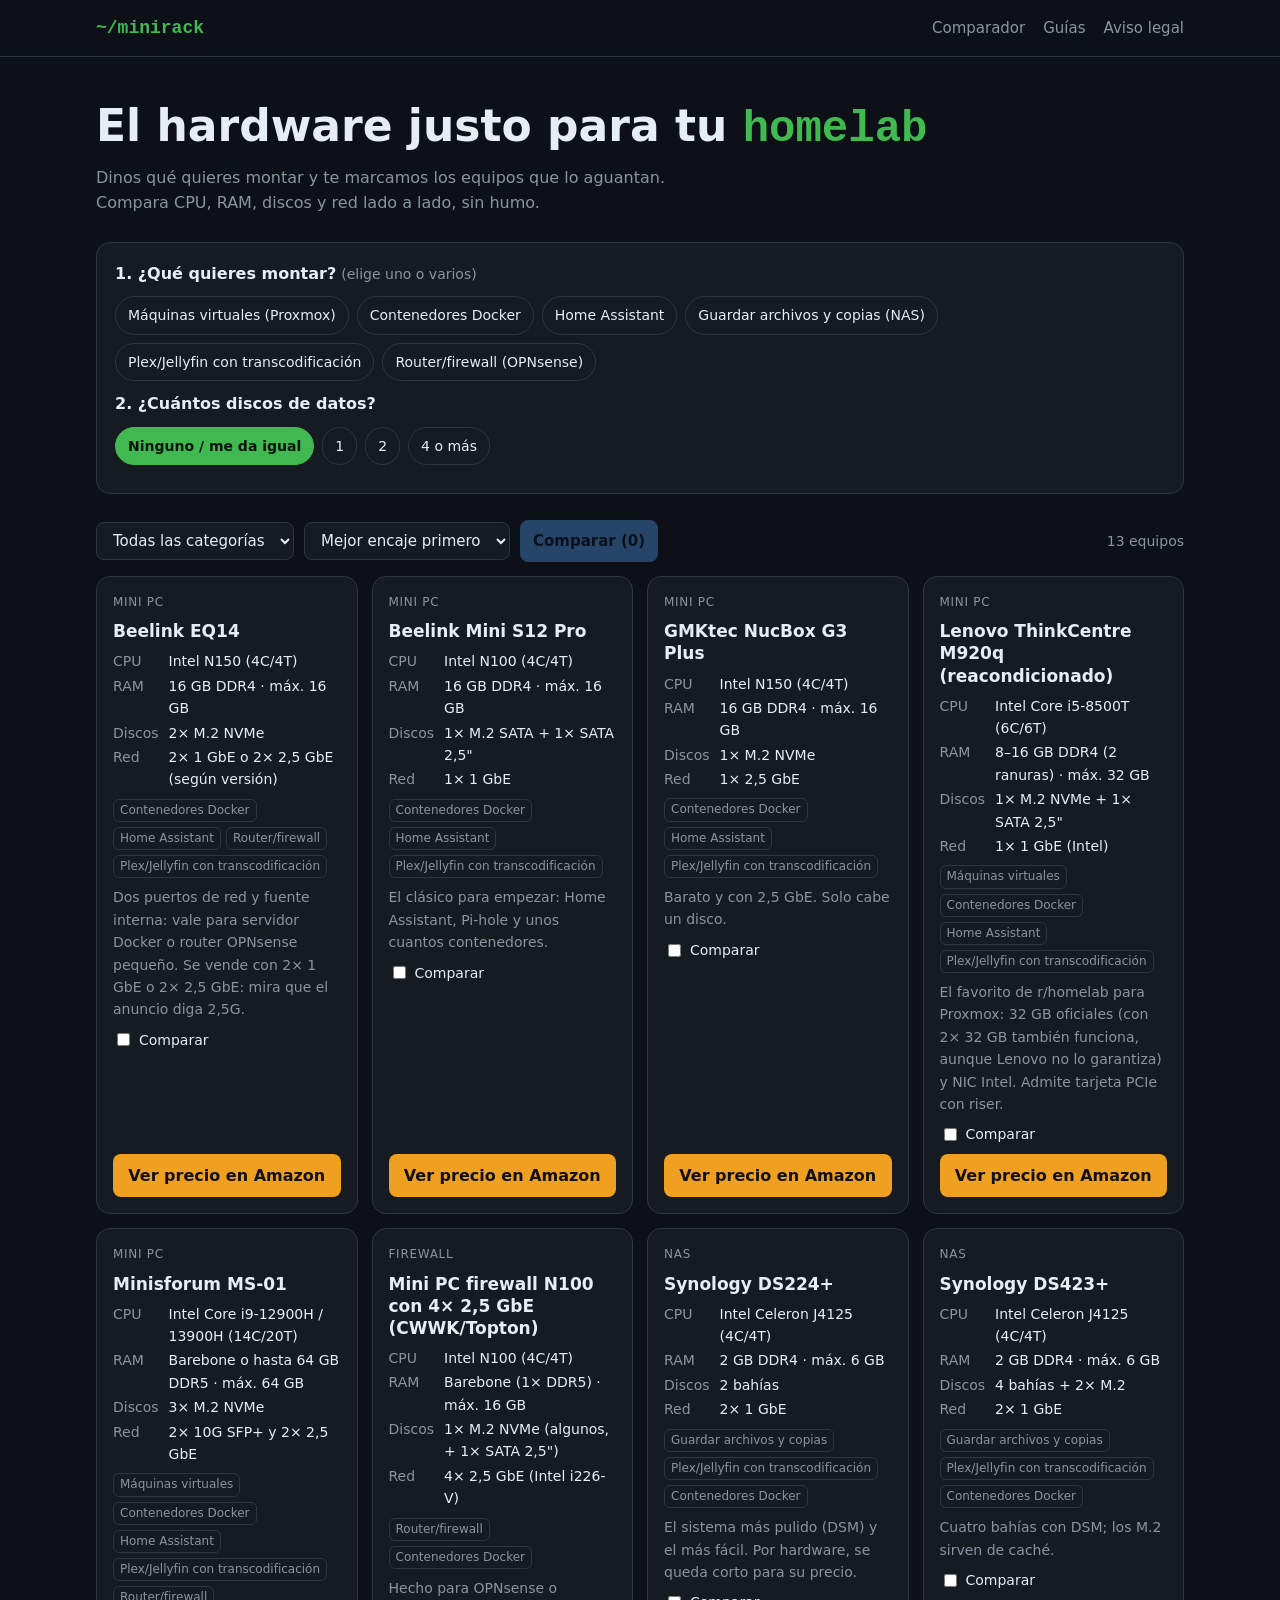
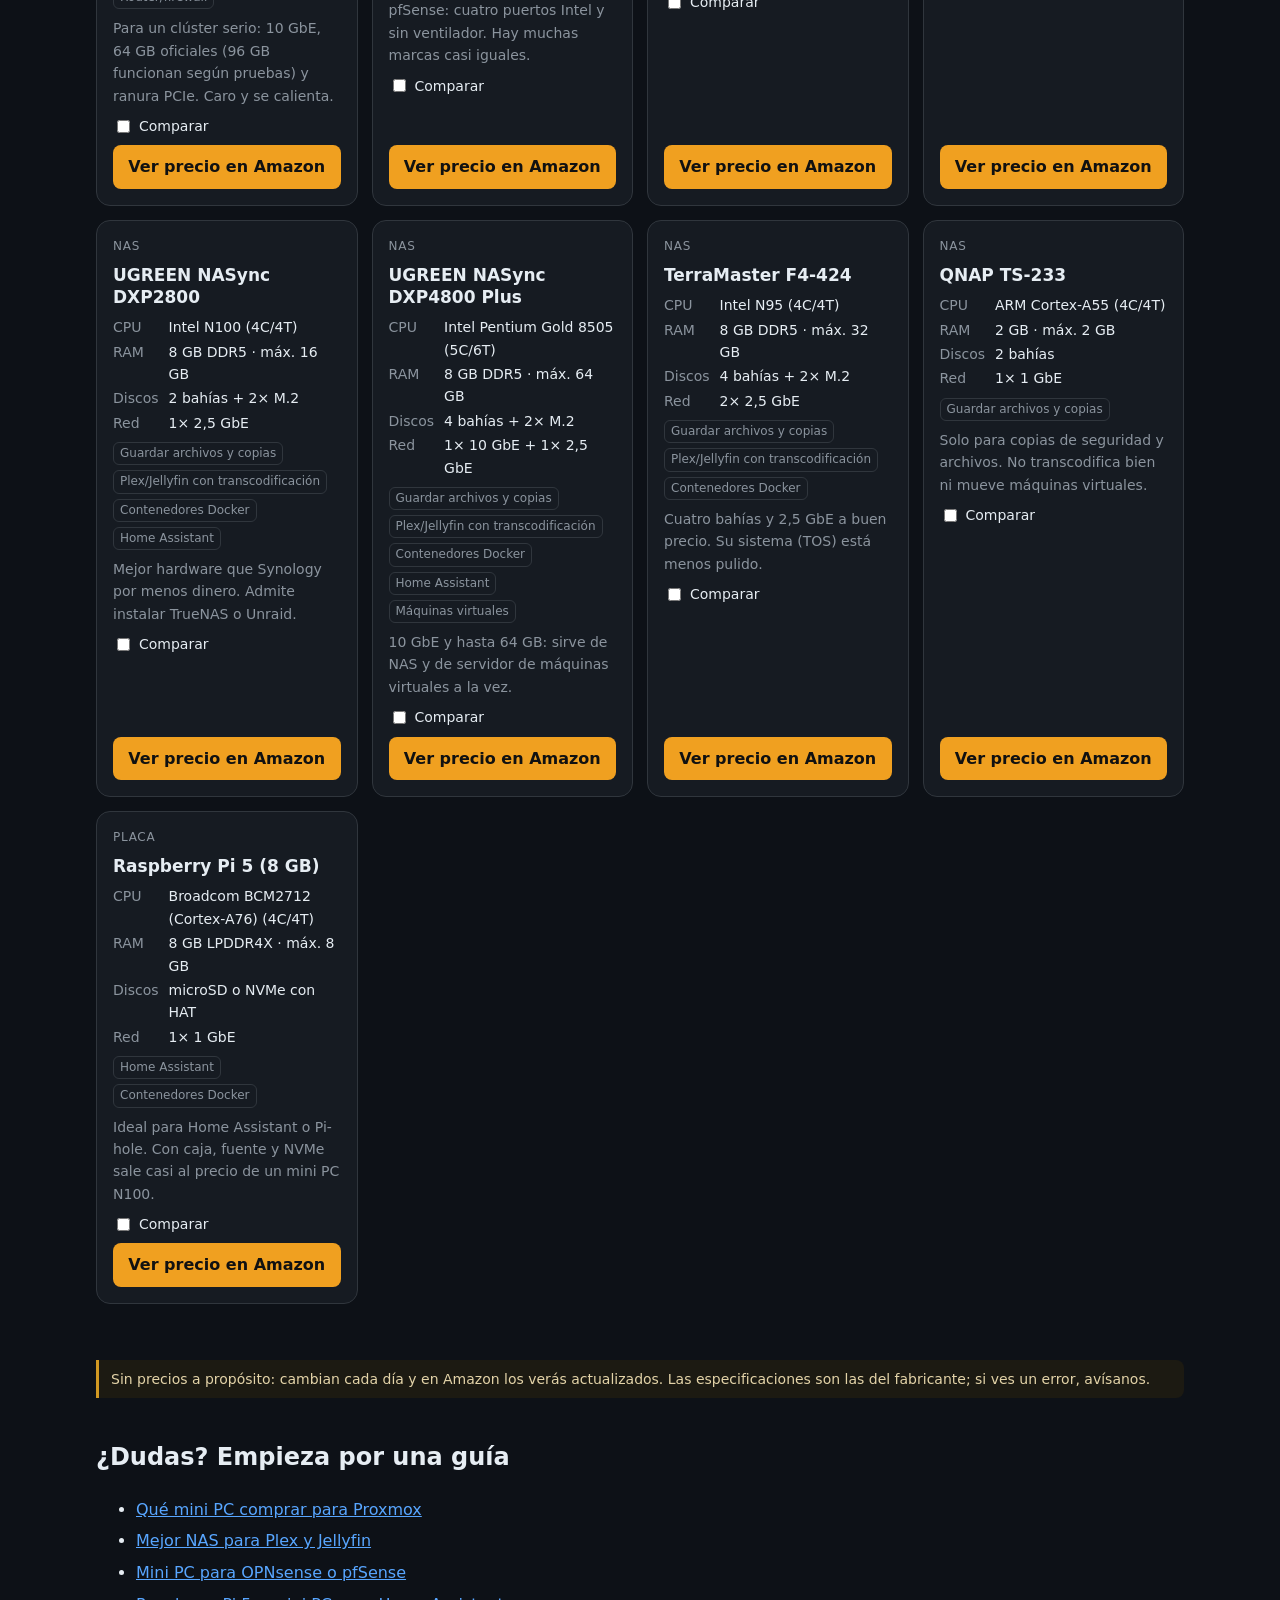
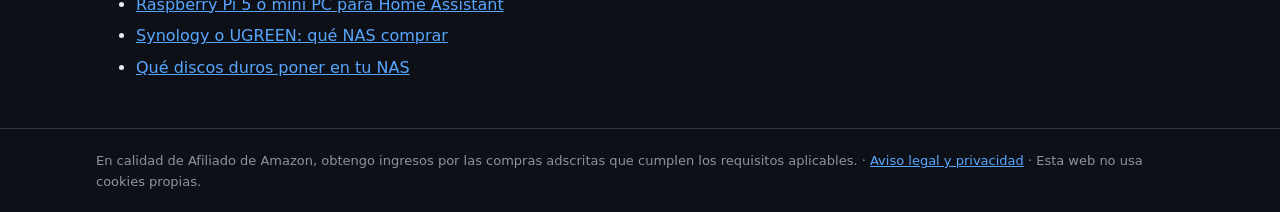
<file: index.html>
<!doctype html>
<html lang="es">
<head>
<meta charset="utf-8">
<meta name="viewport" content="width=device-width,initial-scale=1">
<title>MiniRack · Comparador de mini PC, NAS y firewall para tu homelab</title>
<meta name="description" content="Elige el hardware para tu homelab: compara mini PC, NAS, firewalls y Raspberry Pi por CPU, RAM, discos y red, según lo que quieras montar (Proxmox, Docker, Home Assistant, Plex, OPNsense).">
<meta name="google-site-verification" content="eNd3PTB725M_r3I9j8wsYwK1IV3ghYawuDlWLKfg7qE">
<link rel="canonical" href="https://juliogomhoc-png.github.io/minirack/">
<meta property="og:type" content="website"><meta property="og:title" content="MiniRack · Comparador de hardware para homelab">
<meta property="og:description" content="Dinos qué quieres montar y te marcamos los mini PC, NAS y firewalls que lo aguantan.">
<meta property="og:url" content="https://juliogomhoc-png.github.io/minirack/"><meta property="og:locale" content="es_ES">
<link rel="stylesheet" href="style.css">
</head>
<body>
<nav><div class="wrap"><a class="logo" href="index.html">~/minirack</a><a href="index.html">Comparador</a><a href="guias.html">Guías</a><a href="aviso-legal.html">Aviso legal</a></div></nav>
<main class="wrap">
  <section class="hero">
    <h1>El hardware justo para tu <span class="mono">homelab</span></h1>
    <p>Dinos qué quieres montar y te marcamos los equipos que lo aguantan. Compara CPU, RAM, discos y red lado a lado, sin humo.</p>
  </section>

  <section class="box">
    <strong>1. ¿Qué quieres montar?</strong> <span style="color:var(--mute);font-size:14px">(elige uno o varios)</span>
    <div class="chips" id="usos"></div>
    <strong>2. ¿Cuántos discos de datos?</strong>
    <div class="chips" id="discos"></div>
  </section>

  <div class="bar">
    <select id="cat"><option value="">Todas las categorías</option><option>Mini PC</option><option>NAS</option><option>Firewall</option><option>Placa</option></select>
    <select id="orden"><option value="match">Mejor encaje primero</option><option value="ram">Más RAM máxima</option><option value="lan">Red más rápida</option><option value="bahias">Más bahías</option></select>
    <button class="btn p" id="go" disabled>Comparar (0)</button>
    <span class="count" id="count"></span>
  </div>
  <div class="grid" id="grid"></div>
  <div id="cmp"></div>

  <p class="note" style="margin-top:28px">Sin precios a propósito: cambian cada día y en Amazon los verás actualizados. Las especificaciones son las del fabricante; si ves un error, avísanos.</p>

  <h2 style="margin-top:40px">¿Dudas? Empieza por una guía</h2>
  <ul class="rel">
    <li><a href="guia-mini-pc-proxmox.html">Qué mini PC comprar para Proxmox</a></li>
    <li><a href="mejor-nas-plex-jellyfin.html">Mejor NAS para Plex y Jellyfin</a></li>
    <li><a href="mini-pc-opnsense-pfsense.html">Mini PC para OPNsense o pfSense</a></li>
    <li><a href="raspberry-pi-5-o-mini-pc-home-assistant.html">Raspberry Pi 5 o mini PC para Home Assistant</a></li>
    <li><a href="synology-o-ugreen-nas.html">Synology o UGREEN: qué NAS comprar</a></li>
    <li><a href="discos-duros-nas.html">Qué discos duros poner en tu NAS</a></li>
  </ul>
</main>
<footer><div class="wrap">En calidad de Afiliado de Amazon, obtengo ingresos por las compras adscritas que cumplen los requisitos aplicables. · <a href="aviso-legal.html">Aviso legal y privacidad</a> · Esta web no usa cookies propias.</div></footer>

<script src="data.js"></script>
<script>
const P=window.PRODUCTOS,U=window.USOS,$=id=>document.getElementById(id);
const st={usos:new Set(),discos:0,sel:new Set()};
const link=p=>p.link||`https://www.amazon.es/s?k=${encodeURIComponent(p.buscar)}&tag=${window.TAG}`;

// Asistente
$('usos').innerHTML=Object.entries(U).map(([k,v])=>`<button class="chip" data-u="${k}">${v}</button>`).join('');
$('discos').innerHTML=[[0,'Ninguno / me da igual'],[1,'1'],[2,'2'],[4,'4 o más']].map(([n,t])=>`<button class="chip${n===0?' on':''}" data-d="${n}">${t}</button>`).join('');
document.querySelectorAll('[data-u]').forEach(b=>b.onclick=()=>{const u=b.dataset.u;st.usos.has(u)?st.usos.delete(u):st.usos.add(u);b.classList.toggle('on');draw()});
document.querySelectorAll('[data-d]').forEach(b=>b.onclick=()=>{document.querySelectorAll('[data-d]').forEach(x=>x.classList.remove('on'));b.classList.add('on');st.discos=+b.dataset.d;draw()});

function encaje(p){ // 0..100: cuántos de los usos elegidos cubre y si caben los discos
  let s=st.usos.size?[...st.usos].filter(u=>p.usos.includes(u)).length/st.usos.size*100:50;
  const huecos=p.bahias+p.m2;
  if(st.discos && huecos<st.discos) s-=60;
  if(st.discos>=2 && p.bahias>=st.discos) s+=15;
  return Math.max(0,Math.min(100,Math.round(s)));
}
function draw(){
  let L=P.filter(p=>!$('cat').value||p.cat===$('cat').value).map(p=>({...p,e:encaje(p)}));
  const o=$('orden').value;
  L.sort((a,b)=>o==='ram'?b.ramMax-a.ramMax:o==='lan'?(b.lanMax*b.nLan)-(a.lanMax*a.nLan):o==='bahias'?b.bahias-a.bahias:b.e-a.e);
  const filtro=st.usos.size>0;
  $('count').textContent=filtro?`${L.filter(p=>p.e===100).length} cubren todo lo que pides`:`${L.length} equipos`;
  $('grid').innerHTML=L.map(p=>`<div class="c${filtro&&p.e===100?' match':''}">
    <span class="cat">${p.cat}${filtro?` · encaje ${p.e}%`:''}</span><h3>${p.nombre}</h3>
    <div class="specs"><span>CPU</span>${p.cpu} (${p.nucleos})<span>RAM</span>${p.ram} · máx. ${p.ramMax} GB<span>Discos</span>${p.discos}<span>Red</span>${p.lan}</div>
    <div class="tags">${p.usos.map(u=>`<i>${U[u].split(' (')[0]}</i>`).join('')}</div>
    <p>${p.nota}</p>
    <label><input type="checkbox" data-id="${p.id}" ${st.sel.has(p.id)?'checked':''}> Comparar</label>
    <a class="buy" href="${link(p)}" rel="sponsored nofollow noopener" target="_blank">Ver precio en Amazon</a></div>`).join('');
  document.querySelectorAll('[data-id]').forEach(c=>c.onchange=()=>{
    if(c.checked){ if(st.sel.size>=4){c.checked=false;return} st.sel.add(c.dataset.id) } else st.sel.delete(c.dataset.id);
    $('go').textContent=`Comparar (${st.sel.size})`;$('go').disabled=st.sel.size<2;});
}
$('go').onclick=()=>{
  const S=P.filter(p=>st.sel.has(p.id));
  const fila=(t,f,num,best)=>{const v=S.map(num||(()=>0)),m=best==='max'?Math.max(...v):null;
    return `<tr><td>${t}</td>${S.map((p,i)=>`<td class="${m!==null&&v[i]===m?'best':''}">${f(p)}</td>`).join('')}</tr>`};
  $('cmp').innerHTML=`<table><tr><th></th>${S.map(p=>`<th>${p.nombre}</th>`).join('')}</tr>
   ${fila('CPU',p=>`${p.cpu}<br><small>${p.nucleos}</small>`)}
   ${fila('RAM máxima',p=>`${p.ramMax} GB`,p=>p.ramMax,'max')}
   ${fila('Bahías 3,5"/2,5"',p=>p.bahias,p=>p.bahias,'max')}
   ${fila('Ranuras M.2',p=>p.m2,p=>p.m2,'max')}
   ${fila('Red',p=>p.lan,p=>p.lanMax*p.nLan,'max')}
   ${fila('Transcodifica (QuickSync)',p=>p.quicksync?'Sí':'No')}
   ${fila('Proxmox (x86)',p=>p.x86?'Sí':'No')}
   ${fila('Consumo',p=>p.consumo)}
   <tr><td></td>${S.map(p=>`<td><a class="buy" style="display:block" href="${link(p)}" rel="sponsored nofollow noopener" target="_blank">Ver en Amazon</a></td>`).join('')}</tr></table>`;
  $('cmp').scrollIntoView({behavior:'smooth'});
};
// Enlaces desde las guías: index.html?u=plex,nas&d=2 deja el asistente ya marcado
const q=new URLSearchParams(location.search);
(q.get('u')||'').split(',').filter(u=>U[u]).forEach(u=>{st.usos.add(u);document.querySelector(`[data-u="${u}"]`).classList.add('on')});
if(['1','2','4'].includes(q.get('d'))){st.discos=+q.get('d');document.querySelectorAll('[data-d]').forEach(x=>x.classList.toggle('on',x.dataset.d===q.get('d')))}
['cat','orden'].forEach(i=>$(i).onchange=draw);draw();
</script>
</body>
</html>
</file>
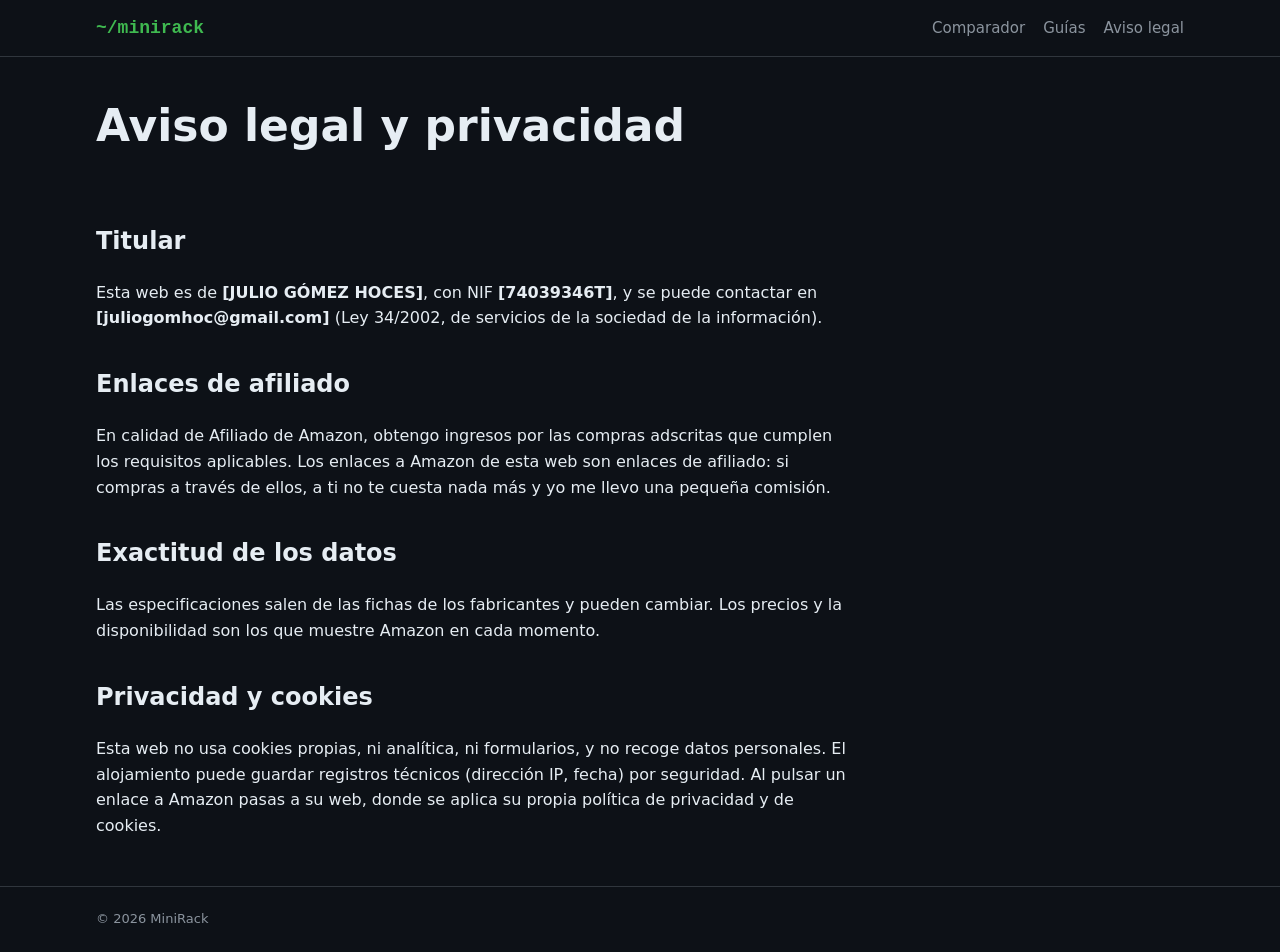
<file: aviso-legal.html>
<!doctype html>
<html lang="es">
<head>
<meta charset="utf-8">
<meta name="viewport" content="width=device-width,initial-scale=1">
<title>Aviso legal y privacidad · MiniRack</title>
<meta name="robots" content="noindex">
<link rel="stylesheet" href="style.css">
</head>
<body>
<nav><div class="wrap"><a class="logo" href="index.html">~/minirack</a><a href="index.html">Comparador</a><a href="guias.html">Guías</a><a href="aviso-legal.html">Aviso legal</a></div></nav>
<main class="wrap"><article>
<section class="hero"><h1>Aviso legal y privacidad</h1></section>
<h2>Titular</h2>
<p>Esta web es de <strong>[JULIO GÓMEZ HOCES]</strong>, con NIF <strong>[74039346T]</strong>, y se puede contactar en <strong>[juliogomhoc@gmail.com]</strong> (Ley 34/2002, de servicios de la sociedad de la información).</p>
<h2>Enlaces de afiliado</h2>
<p>En calidad de Afiliado de Amazon, obtengo ingresos por las compras adscritas que cumplen los requisitos aplicables. Los enlaces a Amazon de esta web son enlaces de afiliado: si compras a través de ellos, a ti no te cuesta nada más y yo me llevo una pequeña comisión.</p>
<h2>Exactitud de los datos</h2>
<p>Las especificaciones salen de las fichas de los fabricantes y pueden cambiar. Los precios y la disponibilidad son los que muestre Amazon en cada momento.</p>
<h2>Privacidad y cookies</h2>
<p>Esta web no usa cookies propias, ni analítica, ni formularios, y no recoge datos personales. El alojamiento puede guardar registros técnicos (dirección IP, fecha) por seguridad. Al pulsar un enlace a Amazon pasas a su web, donde se aplica su propia política de privacidad y de cookies.</p>
</article></main>
<footer><div class="wrap">© 2026 MiniRack</div></footer>
</body>
</html>
</file>
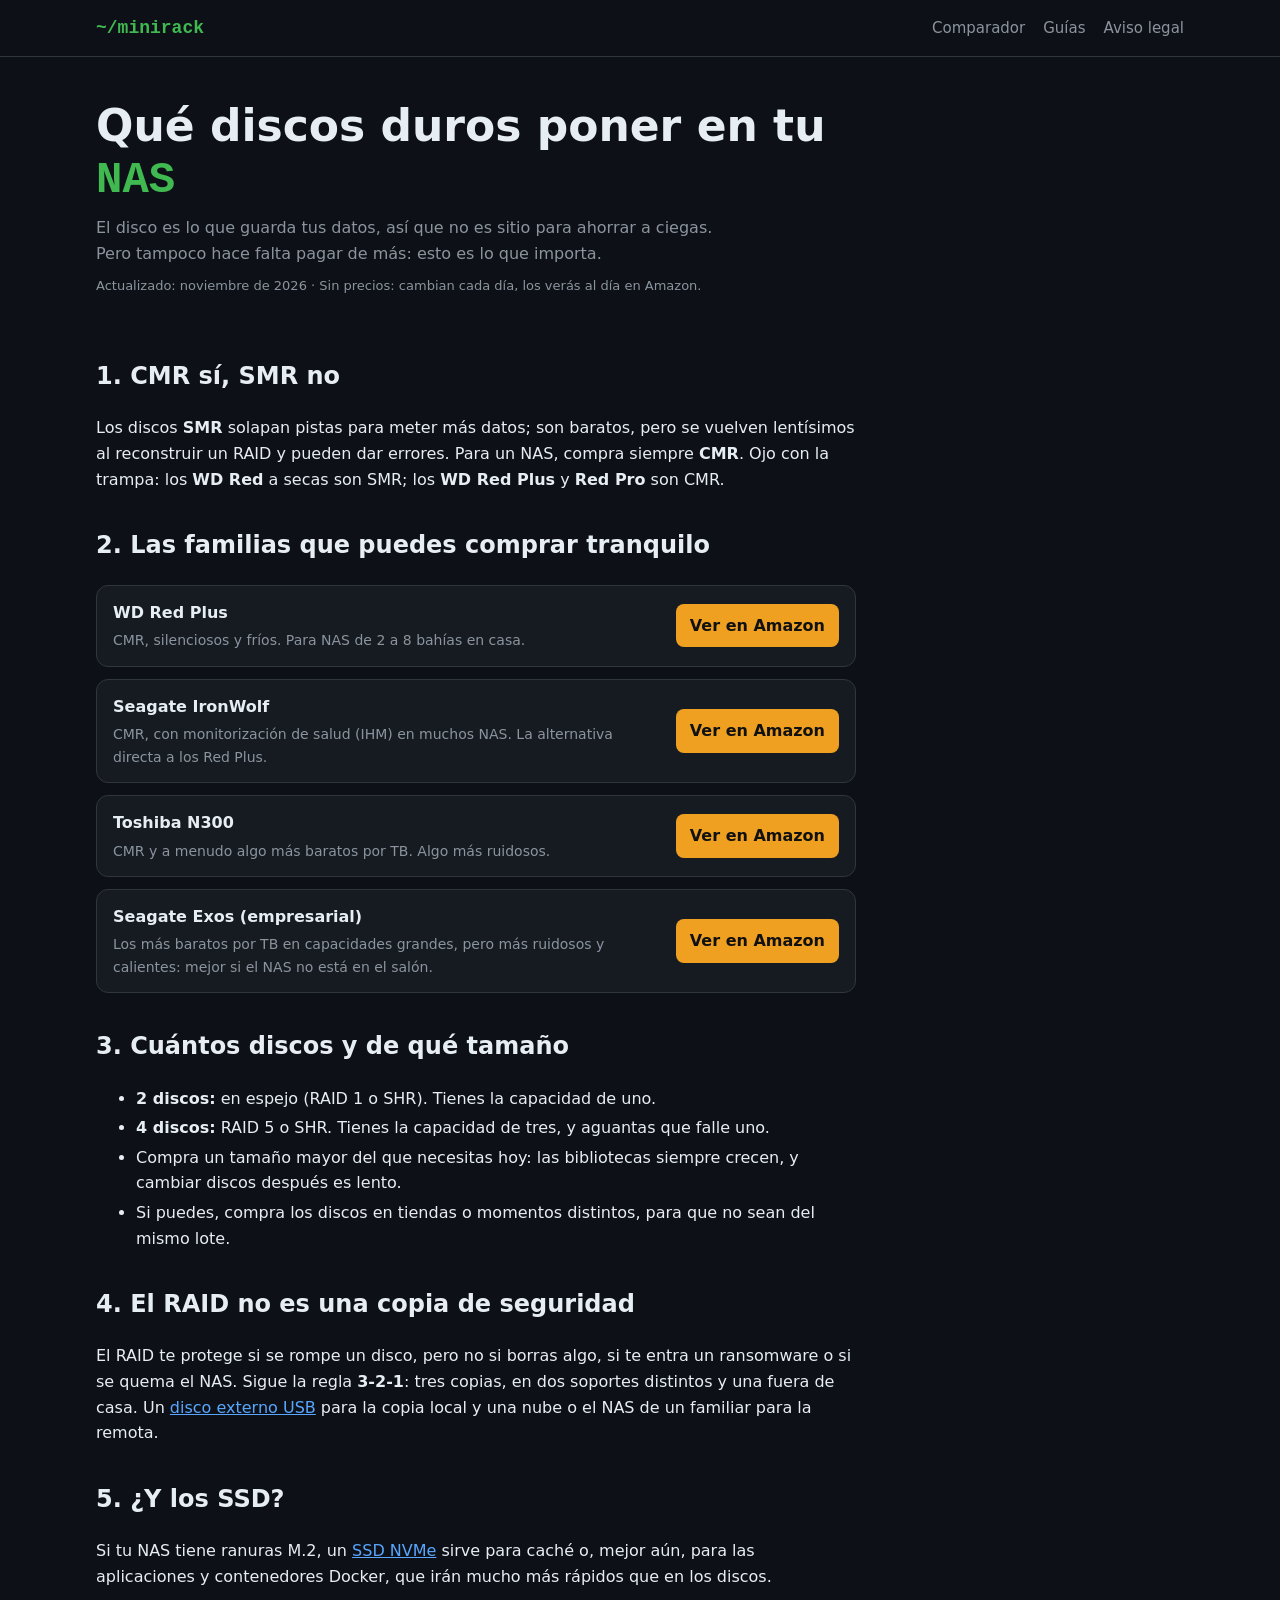
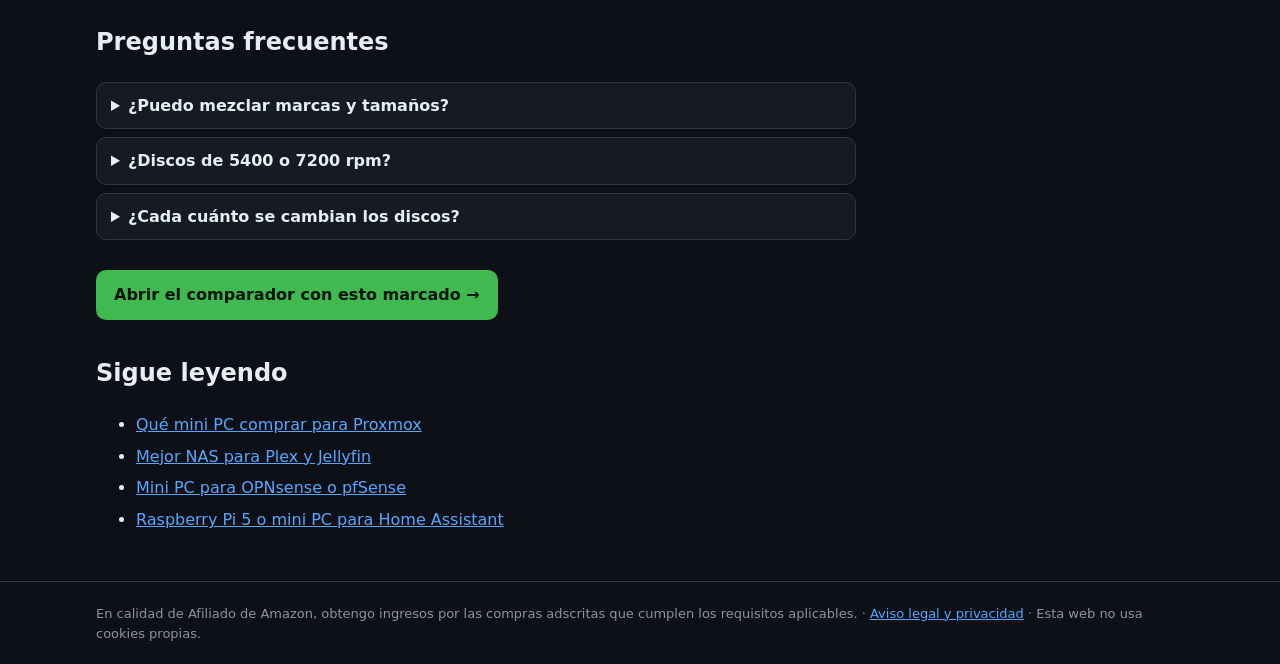
<file: discos-duros-nas.html>
<!doctype html>
<html lang="es">
<head>
<meta charset="utf-8">
<meta name="viewport" content="width=device-width,initial-scale=1">
<title>Discos duros para NAS en 2026: CMR, SMR y cuál comprar · MiniRack</title>
<meta name="description" content="CMR o SMR, WD Red Plus, IronWolf, Toshiba N300 o discos empresariales: qué disco comprar para tu NAS, cuántos y por qué el RAID no es una copia de seguridad.">
<link rel="canonical" href="https://juliogomhoc-png.github.io/minirack/discos-duros-nas.html">
<meta property="og:type" content="article"><meta property="og:title" content="Discos duros para NAS en 2026: CMR, SMR y cuál comprar">
<meta property="og:description" content="CMR o SMR, WD Red Plus, IronWolf, Toshiba N300 o discos empresariales: qué disco comprar para tu NAS, cuántos y por qué el RAID no es una copia de seguridad."><meta property="og:url" content="https://juliogomhoc-png.github.io/minirack/discos-duros-nas.html">
<meta property="og:locale" content="es_ES"><meta property="og:site_name" content="MiniRack">
<link rel="stylesheet" href="style.css">
<script type="application/ld+json">{"@context": "https://schema.org", "@type": "Article", "headline": "Discos duros para NAS en 2026: CMR, SMR y cuál comprar", "description": "CMR o SMR, WD Red Plus, IronWolf, Toshiba N300 o discos empresariales: qué disco comprar para tu NAS, cuántos y por qué el RAID no es una copia de seguridad.", "inLanguage": "es-ES", "dateModified": "2026-11-22", "mainEntityOfPage": "https://juliogomhoc-png.github.io/minirack/discos-duros-nas.html"}</script>
</head>
<body>
<nav><div class="wrap"><a class="logo" href="index.html">~/minirack</a><a href="index.html">Comparador</a><a href="guias.html">Guías</a><a href="aviso-legal.html">Aviso legal</a></div></nav>
<main class="wrap"><article>
<section class="hero"><h1>Qué discos duros poner en tu <span class="mono">NAS</span></h1>
<p>El disco es lo que guarda tus datos, así que no es sitio para ahorrar a ciegas. Pero tampoco hace falta pagar de más: esto es lo que importa.</p><p class="meta">Actualizado: noviembre de 2026 · Sin precios: cambian cada día, los verás al día en Amazon.</p></section>

<h2>1. CMR sí, SMR no</h2>
<p>Los discos <strong>SMR</strong> solapan pistas para meter más datos; son baratos, pero se vuelven lentísimos al reconstruir un RAID y pueden dar errores. Para un NAS, compra siempre <strong>CMR</strong>. Ojo con la trampa: los <strong>WD Red</strong> a secas son SMR; los <strong>WD Red Plus</strong> y <strong>Red Pro</strong> son CMR.</p>

<h2>2. Las familias que puedes comprar tranquilo</h2>
<div class="pick"><div><strong>WD Red Plus</strong><p>CMR, silenciosos y fríos. Para NAS de 2 a 8 bahías en casa.</p></div><a class="buy" href="https://www.amazon.es/s?k=WD%20Red%20Plus%20NAS&tag=minirack-21" rel="sponsored nofollow noopener" target="_blank">Ver en Amazon</a></div>
<div class="pick"><div><strong>Seagate IronWolf</strong><p>CMR, con monitorización de salud (IHM) en muchos NAS. La alternativa directa a los Red Plus.</p></div><a class="buy" href="https://www.amazon.es/s?k=Seagate%20IronWolf%20NAS&tag=minirack-21" rel="sponsored nofollow noopener" target="_blank">Ver en Amazon</a></div>
<div class="pick"><div><strong>Toshiba N300</strong><p>CMR y a menudo algo más baratos por TB. Algo más ruidosos.</p></div><a class="buy" href="https://www.amazon.es/s?k=Toshiba%20N300%20NAS&tag=minirack-21" rel="sponsored nofollow noopener" target="_blank">Ver en Amazon</a></div>
<div class="pick"><div><strong>Seagate Exos (empresarial)</strong><p>Los más baratos por TB en capacidades grandes, pero más ruidosos y calientes: mejor si el NAS no está en el salón.</p></div><a class="buy" href="https://www.amazon.es/s?k=Seagate%20Exos&tag=minirack-21" rel="sponsored nofollow noopener" target="_blank">Ver en Amazon</a></div>

<h2>3. Cuántos discos y de qué tamaño</h2>
<ul>
<li><strong>2 discos:</strong> en espejo (RAID 1 o SHR). Tienes la capacidad de uno.</li>
<li><strong>4 discos:</strong> RAID 5 o SHR. Tienes la capacidad de tres, y aguantas que falle uno.</li>
<li>Compra un tamaño mayor del que necesitas hoy: las bibliotecas siempre crecen, y cambiar discos después es lento.</li>
<li>Si puedes, compra los discos en tiendas o momentos distintos, para que no sean del mismo lote.</li>
</ul>

<h2>4. El RAID no es una copia de seguridad</h2>
<p>El RAID te protege si se rompe un disco, pero no si borras algo, si te entra un ransomware o si se quema el NAS. Sigue la regla <strong>3-2-1</strong>: tres copias, en dos soportes distintos y una fuera de casa. Un <a href="https://www.amazon.es/s?k=disco%20duro%20externo%204TB%20USB&tag=minirack-21" rel="sponsored nofollow noopener" target="_blank">disco externo USB</a> para la copia local y una nube o el NAS de un familiar para la remota.</p>

<h2>5. ¿Y los SSD?</h2>
<p>Si tu NAS tiene ranuras M.2, un <a href="https://www.amazon.es/s?k=SSD%20NVMe%201TB&tag=minirack-21" rel="sponsored nofollow noopener" target="_blank">SSD NVMe</a> sirve para caché o, mejor aún, para las aplicaciones y contenedores Docker, que irán mucho más rápidos que en los discos.</p>

<h2>Preguntas frecuentes</h2><details><summary>¿Puedo mezclar marcas y tamaños?</summary><p>Sí, en la mayoría de NAS. En RAID clásico se usa la capacidad del disco más pequeño; con SHR (Synology) o Unraid se aprovecha mejor la mezcla.</p></details><details><summary>¿Discos de 5400 o 7200 rpm?</summary><p>Para casa, los de 5400–5900 rpm son más silenciosos y fríos y van sobrados para películas y copias. Los de 7200 rpm compensan si hay varios usuarios a la vez.</p></details><details><summary>¿Cada cuánto se cambian los discos?</summary><p>Cuando el NAS avise de errores (SMART) o al ampliar. Muchos duran bastante más de cinco años, pero ten siempre la copia 3-2-1 por si acaso.</p></details>
<p class="cta"><a class="btn-cta" href="index.html?u=nas&d=4">Abrir el comparador con esto marcado →</a></p>
<h2>Sigue leyendo</h2><ul class="rel"><li><a href="guia-mini-pc-proxmox.html">Qué mini PC comprar para Proxmox</a></li><li><a href="mejor-nas-plex-jellyfin.html">Mejor NAS para Plex y Jellyfin</a></li><li><a href="mini-pc-opnsense-pfsense.html">Mini PC para OPNsense o pfSense</a></li><li><a href="raspberry-pi-5-o-mini-pc-home-assistant.html">Raspberry Pi 5 o mini PC para Home Assistant</a></li></ul>
</article></main>
<footer><div class="wrap">En calidad de Afiliado de Amazon, obtengo ingresos por las compras adscritas que cumplen los requisitos aplicables. · <a href="aviso-legal.html">Aviso legal y privacidad</a> · Esta web no usa cookies propias.</div></footer>
</body>
</html>
</file>
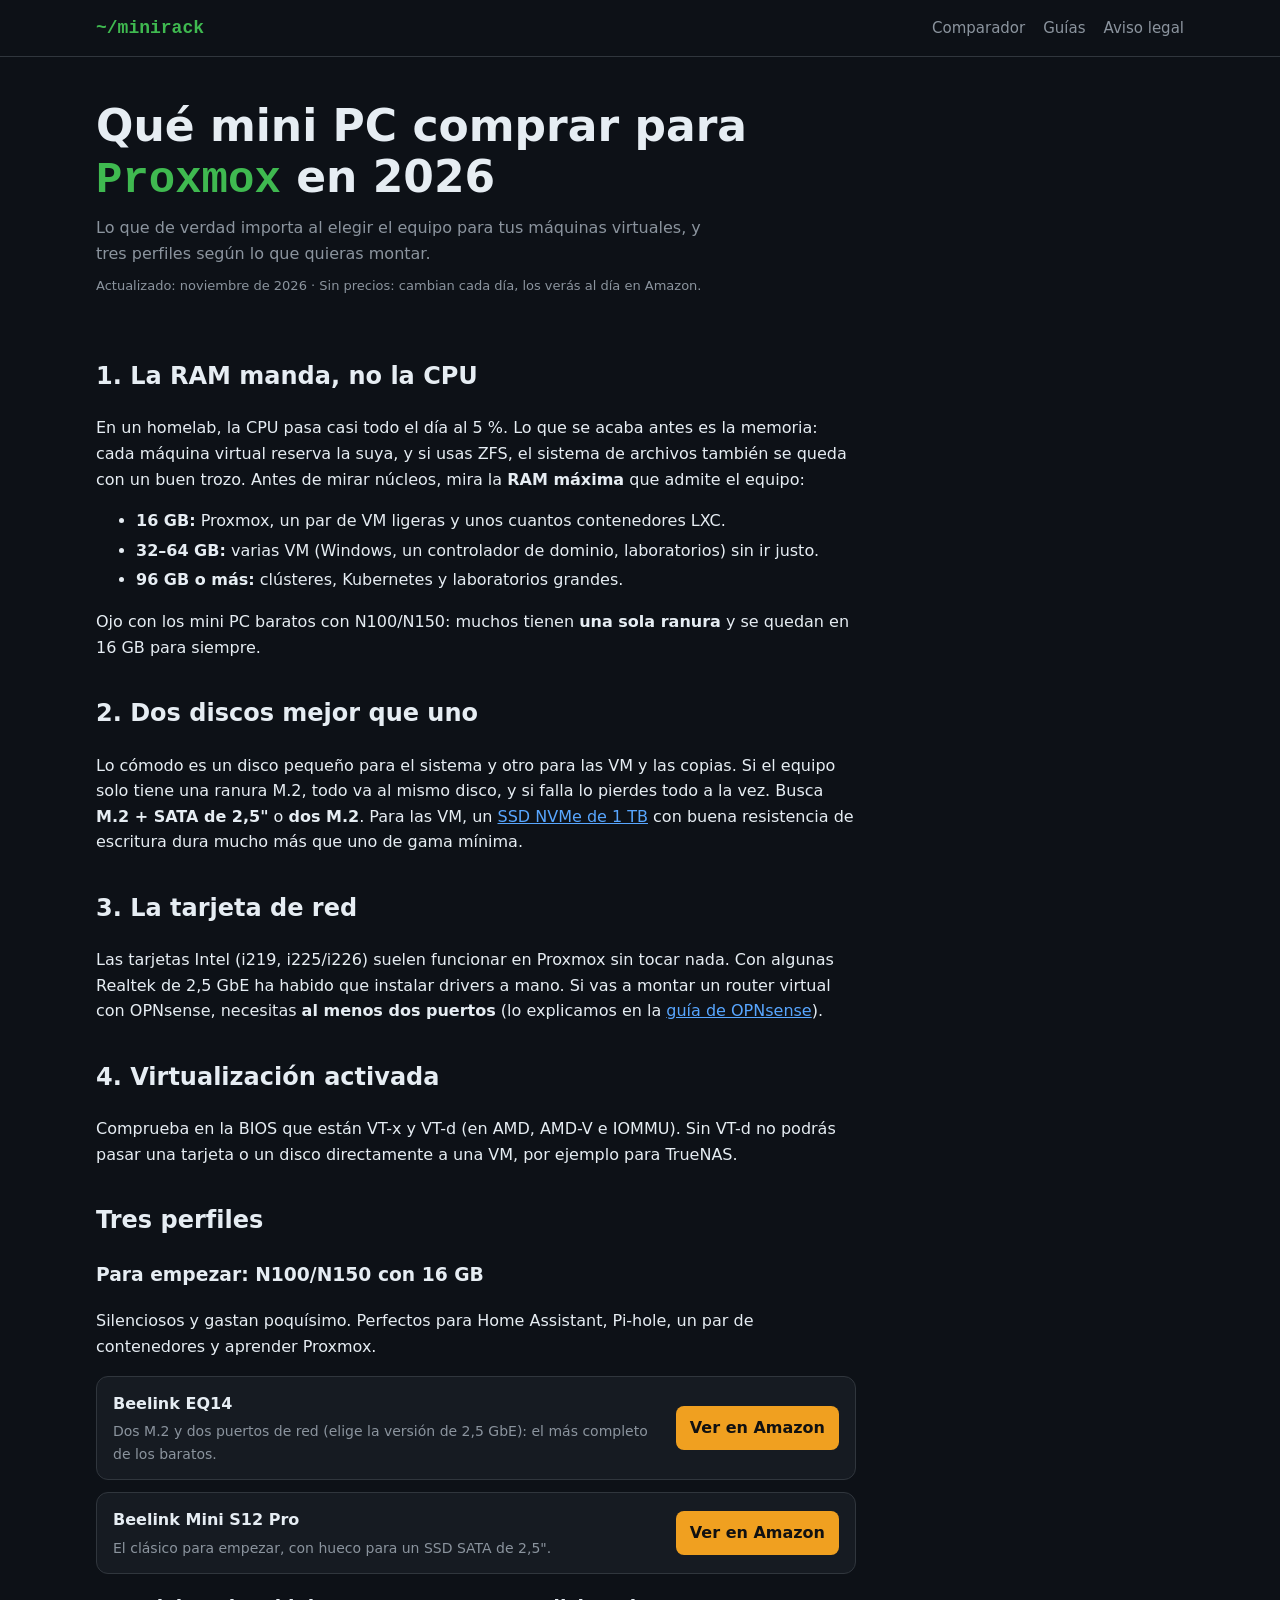
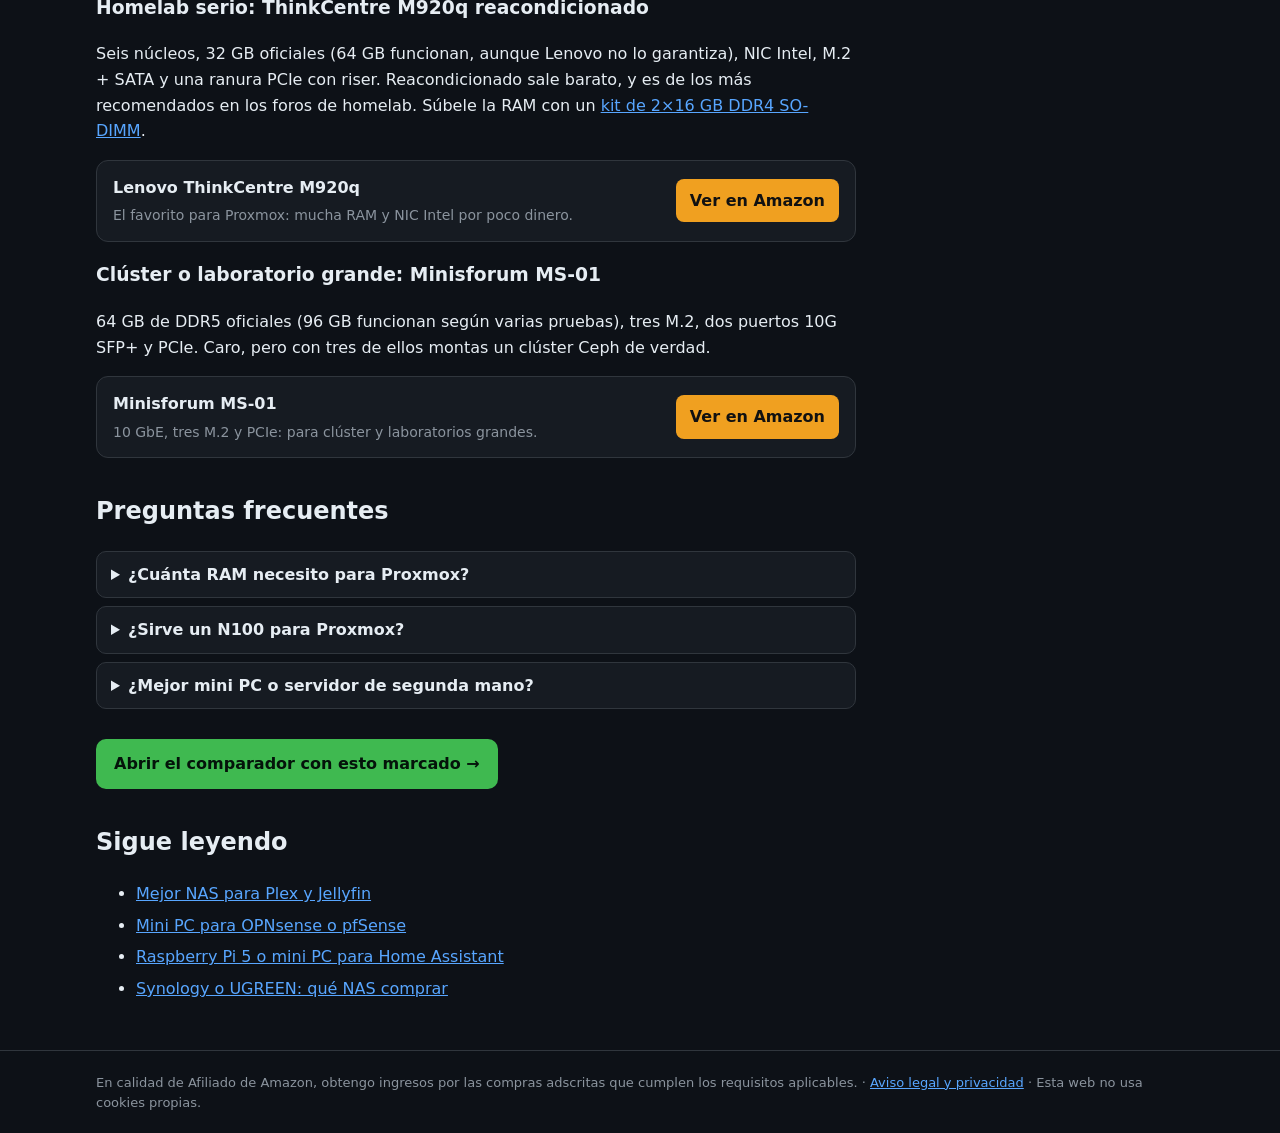
<file: guia-mini-pc-proxmox.html>
<!doctype html>
<html lang="es">
<head>
<meta charset="utf-8">
<meta name="viewport" content="width=device-width,initial-scale=1">
<title>Qué mini PC comprar para Proxmox en 2026 (guía sin humo) · MiniRack</title>
<meta name="description" content="Cuánta RAM, qué CPU, cuántos discos y qué tarjeta de red necesita un mini PC para Proxmox. Tres perfiles: empezar, homelab serio y clúster.">
<link rel="canonical" href="https://juliogomhoc-png.github.io/minirack/guia-mini-pc-proxmox.html">
<meta property="og:type" content="article"><meta property="og:title" content="Qué mini PC comprar para Proxmox en 2026 (guía sin humo)">
<meta property="og:description" content="Cuánta RAM, qué CPU, cuántos discos y qué tarjeta de red necesita un mini PC para Proxmox. Tres perfiles: empezar, homelab serio y clúster."><meta property="og:url" content="https://juliogomhoc-png.github.io/minirack/guia-mini-pc-proxmox.html">
<meta property="og:locale" content="es_ES"><meta property="og:site_name" content="MiniRack">
<link rel="stylesheet" href="style.css">
<script type="application/ld+json">{"@context": "https://schema.org", "@type": "Article", "headline": "Qué mini PC comprar para Proxmox en 2026 (guía sin humo)", "description": "Cuánta RAM, qué CPU, cuántos discos y qué tarjeta de red necesita un mini PC para Proxmox. Tres perfiles: empezar, homelab serio y clúster.", "inLanguage": "es-ES", "dateModified": "2026-11-22", "mainEntityOfPage": "https://juliogomhoc-png.github.io/minirack/guia-mini-pc-proxmox.html"}</script>
</head>
<body>
<nav><div class="wrap"><a class="logo" href="index.html">~/minirack</a><a href="index.html">Comparador</a><a href="guias.html">Guías</a><a href="aviso-legal.html">Aviso legal</a></div></nav>
<main class="wrap"><article>
<section class="hero"><h1>Qué mini PC comprar para <span class="mono">Proxmox</span> en 2026</h1>
<p>Lo que de verdad importa al elegir el equipo para tus máquinas virtuales, y tres perfiles según lo que quieras montar.</p><p class="meta">Actualizado: noviembre de 2026 · Sin precios: cambian cada día, los verás al día en Amazon.</p></section>

<h2>1. La RAM manda, no la CPU</h2>
<p>En un homelab, la CPU pasa casi todo el día al 5 %. Lo que se acaba antes es la memoria: cada máquina virtual reserva la suya, y si usas ZFS, el sistema de archivos también se queda con un buen trozo. Antes de mirar núcleos, mira la <strong>RAM máxima</strong> que admite el equipo:</p>
<ul>
<li><strong>16 GB:</strong> Proxmox, un par de VM ligeras y unos cuantos contenedores LXC.</li>
<li><strong>32–64 GB:</strong> varias VM (Windows, un controlador de dominio, laboratorios) sin ir justo.</li>
<li><strong>96 GB o más:</strong> clústeres, Kubernetes y laboratorios grandes.</li>
</ul>
<p>Ojo con los mini PC baratos con N100/N150: muchos tienen <strong>una sola ranura</strong> y se quedan en 16 GB para siempre.</p>

<h2>2. Dos discos mejor que uno</h2>
<p>Lo cómodo es un disco pequeño para el sistema y otro para las VM y las copias. Si el equipo solo tiene una ranura M.2, todo va al mismo disco, y si falla lo pierdes todo a la vez. Busca <strong>M.2 + SATA de 2,5"</strong> o <strong>dos M.2</strong>. Para las VM, un <a href="https://www.amazon.es/s?k=SSD%20NVMe%201TB&tag=minirack-21" rel="sponsored nofollow noopener" target="_blank">SSD NVMe de 1 TB</a> con buena resistencia de escritura dura mucho más que uno de gama mínima.</p>

<h2>3. La tarjeta de red</h2>
<p>Las tarjetas Intel (i219, i225/i226) suelen funcionar en Proxmox sin tocar nada. Con algunas Realtek de 2,5 GbE ha habido que instalar drivers a mano. Si vas a montar un router virtual con OPNsense, necesitas <strong>al menos dos puertos</strong> (lo explicamos en la <a href="mini-pc-opnsense-pfsense.html">guía de OPNsense</a>).</p>

<h2>4. Virtualización activada</h2>
<p>Comprueba en la BIOS que están VT-x y VT-d (en AMD, AMD-V e IOMMU). Sin VT-d no podrás pasar una tarjeta o un disco directamente a una VM, por ejemplo para TrueNAS.</p>

<h2>Tres perfiles</h2>
<h3>Para empezar: N100/N150 con 16 GB</h3>
<p>Silenciosos y gastan poquísimo. Perfectos para Home Assistant, Pi-hole, un par de contenedores y aprender Proxmox.</p>
<div class="pick"><div><strong>Beelink EQ14</strong><p>Dos M.2 y dos puertos de red (elige la versión de 2,5 GbE): el más completo de los baratos.</p></div><a class="buy" href="https://www.amazon.es/s?k=Beelink%20EQ14%20N150&tag=minirack-21" rel="sponsored nofollow noopener" target="_blank">Ver en Amazon</a></div>
<div class="pick"><div><strong>Beelink Mini S12 Pro</strong><p>El clásico para empezar, con hueco para un SSD SATA de 2,5".</p></div><a class="buy" href="https://www.amazon.es/s?k=Beelink%20Mini%20S12%20Pro%20N100&tag=minirack-21" rel="sponsored nofollow noopener" target="_blank">Ver en Amazon</a></div>
<h3>Homelab serio: ThinkCentre M920q reacondicionado</h3>
<p>Seis núcleos, 32 GB oficiales (64 GB funcionan, aunque Lenovo no lo garantiza), NIC Intel, M.2 + SATA y una ranura PCIe con riser. Reacondicionado sale barato, y es de los más recomendados en los foros de homelab. Súbele la RAM con un <a href="https://www.amazon.es/s?k=kit%2032GB%20DDR4%20SODIMM%202666&tag=minirack-21" rel="sponsored nofollow noopener" target="_blank">kit de 2×16 GB DDR4 SO-DIMM</a>.</p>
<div class="pick"><div><strong>Lenovo ThinkCentre M920q</strong><p>El favorito para Proxmox: mucha RAM y NIC Intel por poco dinero.</p></div><a class="buy" href="https://www.amazon.es/s?k=Lenovo%20ThinkCentre%20M920q%20reacondicionado%20i5-8500T&tag=minirack-21" rel="sponsored nofollow noopener" target="_blank">Ver en Amazon</a></div>
<h3>Clúster o laboratorio grande: Minisforum MS-01</h3>
<p>64 GB de DDR5 oficiales (96 GB funcionan según varias pruebas), tres M.2, dos puertos 10G SFP+ y PCIe. Caro, pero con tres de ellos montas un clúster Ceph de verdad.</p>
<div class="pick"><div><strong>Minisforum MS-01</strong><p>10 GbE, tres M.2 y PCIe: para clúster y laboratorios grandes.</p></div><a class="buy" href="https://www.amazon.es/s?k=Minisforum%20MS-01&tag=minirack-21" rel="sponsored nofollow noopener" target="_blank">Ver en Amazon</a></div>

<h2>Preguntas frecuentes</h2><details><summary>¿Cuánta RAM necesito para Proxmox?</summary><p>Proxmox en sí usa poco. Calcula la suma de lo que reservarán tus VM y súmale unos GB para el sistema (y más si usas ZFS). Con 16 GB empiezas; con 32 GB vas holgado en casi cualquier homelab.</p></details><details><summary>¿Sirve un N100 para Proxmox?</summary><p>Sí, para contenedores LXC y unas pocas VM ligeras. Su límite no es la CPU sino la RAM: casi todos se quedan en 16 GB.</p></details><details><summary>¿Mejor mini PC o servidor de segunda mano?</summary><p>Un servidor de rack da más RAM por euro, pero hace ruido y gasta mucho más encendido 24/7. Para casa, un mini PC suele salir más barato a la larga.</p></details>
<p class="cta"><a class="btn-cta" href="index.html?u=proxmox">Abrir el comparador con esto marcado →</a></p>
<h2>Sigue leyendo</h2><ul class="rel"><li><a href="mejor-nas-plex-jellyfin.html">Mejor NAS para Plex y Jellyfin</a></li><li><a href="mini-pc-opnsense-pfsense.html">Mini PC para OPNsense o pfSense</a></li><li><a href="raspberry-pi-5-o-mini-pc-home-assistant.html">Raspberry Pi 5 o mini PC para Home Assistant</a></li><li><a href="synology-o-ugreen-nas.html">Synology o UGREEN: qué NAS comprar</a></li></ul>
</article></main>
<footer><div class="wrap">En calidad de Afiliado de Amazon, obtengo ingresos por las compras adscritas que cumplen los requisitos aplicables. · <a href="aviso-legal.html">Aviso legal y privacidad</a> · Esta web no usa cookies propias.</div></footer>
</body>
</html>
</file>
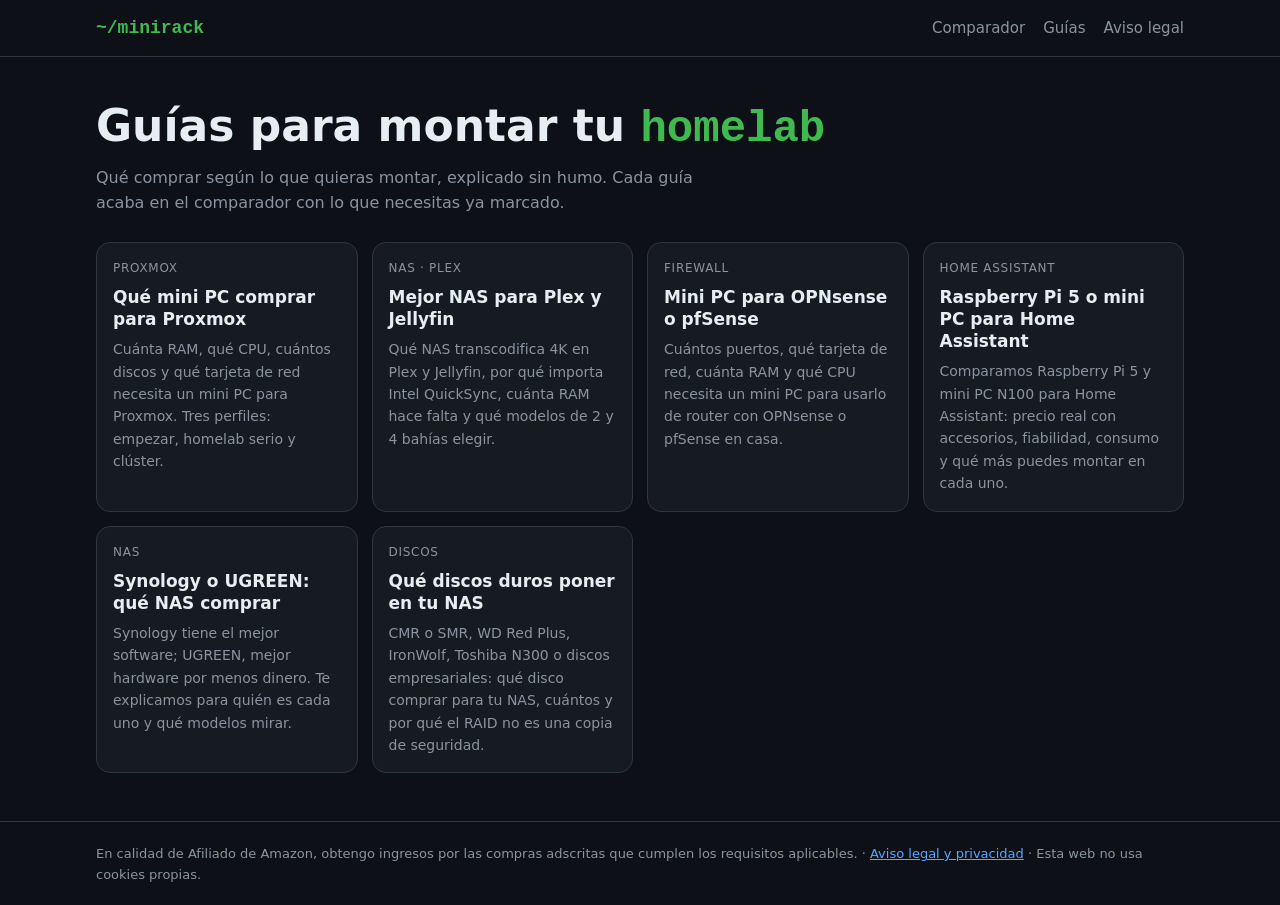
<file: guias.html>
<!doctype html>
<html lang="es">
<head>
<meta charset="utf-8">
<meta name="viewport" content="width=device-width,initial-scale=1">
<title>Guías de hardware para homelab · MiniRack</title>
<meta name="description" content="Guías sin humo para elegir mini PC, NAS, firewall, discos y Raspberry Pi para tu homelab: Proxmox, Plex, Home Assistant y OPNsense.">
<link rel="canonical" href="https://juliogomhoc-png.github.io/minirack/guias.html">
<meta property="og:type" content="article"><meta property="og:title" content="Guías de hardware para homelab">
<meta property="og:description" content="Guías sin humo para elegir mini PC, NAS, firewall, discos y Raspberry Pi para tu homelab: Proxmox, Plex, Home Assistant y OPNsense."><meta property="og:url" content="https://juliogomhoc-png.github.io/minirack/guias.html">
<meta property="og:locale" content="es_ES"><meta property="og:site_name" content="MiniRack">
<link rel="stylesheet" href="style.css">
</head>
<body>
<nav><div class="wrap"><a class="logo" href="index.html">~/minirack</a><a href="index.html">Comparador</a><a href="guias.html">Guías</a><a href="aviso-legal.html">Aviso legal</a></div></nav>
<main class="wrap">
<section class="hero"><h1>Guías para montar tu <span class="mono">homelab</span></h1>
<p>Qué comprar según lo que quieras montar, explicado sin humo. Cada guía acaba en el comparador con lo que necesitas ya marcado.</p></section>
<div class="grid"><a class="c gl" href="guia-mini-pc-proxmox.html"><span class="cat">Proxmox</span><h3>Qué mini PC comprar para Proxmox</h3><p>Cuánta RAM, qué CPU, cuántos discos y qué tarjeta de red necesita un mini PC para Proxmox. Tres perfiles: empezar, homelab serio y clúster.</p></a><a class="c gl" href="mejor-nas-plex-jellyfin.html"><span class="cat">NAS · Plex</span><h3>Mejor NAS para Plex y Jellyfin</h3><p>Qué NAS transcodifica 4K en Plex y Jellyfin, por qué importa Intel QuickSync, cuánta RAM hace falta y qué modelos de 2 y 4 bahías elegir.</p></a><a class="c gl" href="mini-pc-opnsense-pfsense.html"><span class="cat">Firewall</span><h3>Mini PC para OPNsense o pfSense</h3><p>Cuántos puertos, qué tarjeta de red, cuánta RAM y qué CPU necesita un mini PC para usarlo de router con OPNsense o pfSense en casa.</p></a><a class="c gl" href="raspberry-pi-5-o-mini-pc-home-assistant.html"><span class="cat">Home Assistant</span><h3>Raspberry Pi 5 o mini PC para Home Assistant</h3><p>Comparamos Raspberry Pi 5 y mini PC N100 para Home Assistant: precio real con accesorios, fiabilidad, consumo y qué más puedes montar en cada uno.</p></a><a class="c gl" href="synology-o-ugreen-nas.html"><span class="cat">NAS</span><h3>Synology o UGREEN: qué NAS comprar</h3><p>Synology tiene el mejor software; UGREEN, mejor hardware por menos dinero. Te explicamos para quién es cada uno y qué modelos mirar.</p></a><a class="c gl" href="discos-duros-nas.html"><span class="cat">Discos</span><h3>Qué discos duros poner en tu NAS</h3><p>CMR o SMR, WD Red Plus, IronWolf, Toshiba N300 o discos empresariales: qué disco comprar para tu NAS, cuántos y por qué el RAID no es una copia de seguridad.</p></a></div>
</main>
<footer><div class="wrap">En calidad de Afiliado de Amazon, obtengo ingresos por las compras adscritas que cumplen los requisitos aplicables. · <a href="aviso-legal.html">Aviso legal y privacidad</a> · Esta web no usa cookies propias.</div></footer>
</body>
</html>
</file>
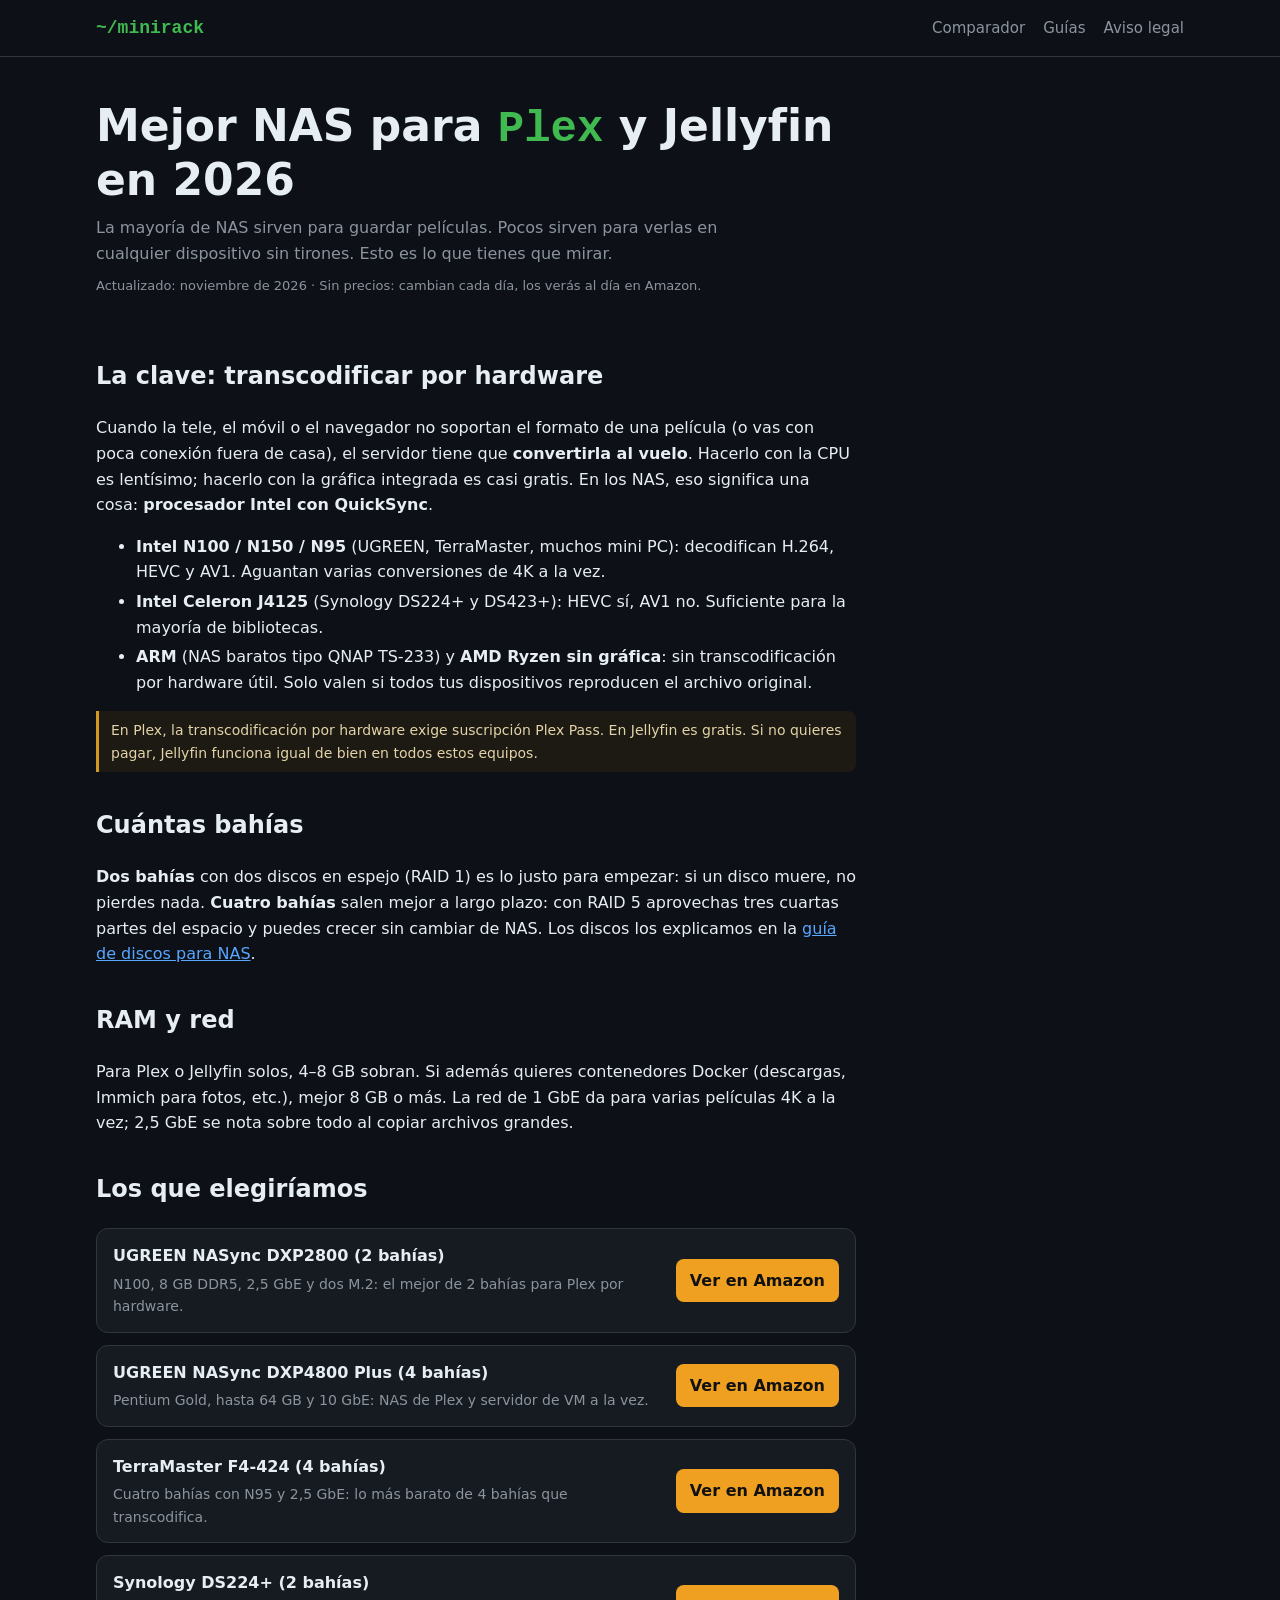
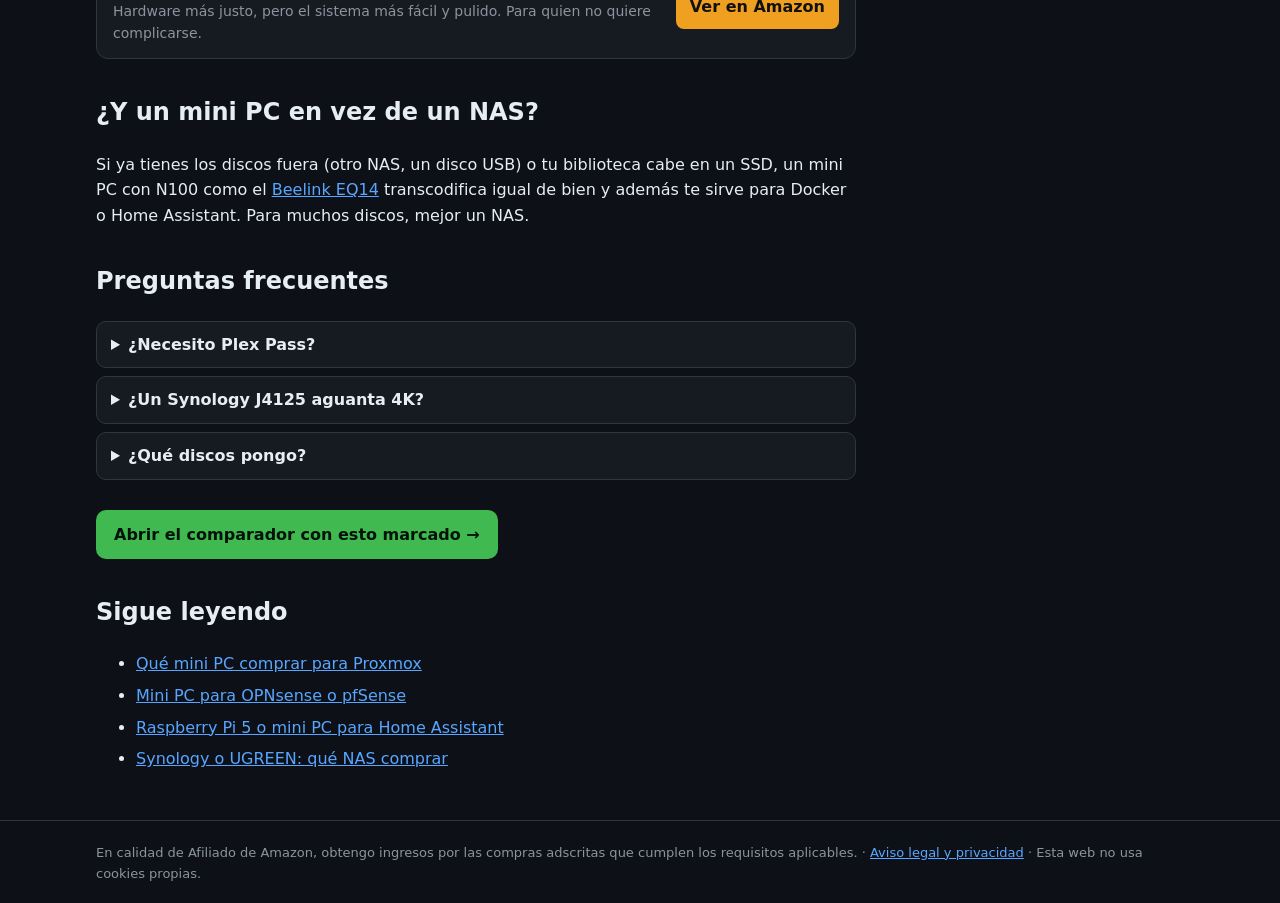
<file: mejor-nas-plex-jellyfin.html>
<!doctype html>
<html lang="es">
<head>
<meta charset="utf-8">
<meta name="viewport" content="width=device-width,initial-scale=1">
<title>Mejor NAS para Plex y Jellyfin en 2026: cuál transcodifica de verdad · MiniRack</title>
<meta name="description" content="Qué NAS transcodifica 4K en Plex y Jellyfin, por qué importa Intel QuickSync, cuánta RAM hace falta y qué modelos de 2 y 4 bahías elegir.">
<link rel="canonical" href="https://juliogomhoc-png.github.io/minirack/mejor-nas-plex-jellyfin.html">
<meta property="og:type" content="article"><meta property="og:title" content="Mejor NAS para Plex y Jellyfin en 2026: cuál transcodifica de verdad">
<meta property="og:description" content="Qué NAS transcodifica 4K en Plex y Jellyfin, por qué importa Intel QuickSync, cuánta RAM hace falta y qué modelos de 2 y 4 bahías elegir."><meta property="og:url" content="https://juliogomhoc-png.github.io/minirack/mejor-nas-plex-jellyfin.html">
<meta property="og:locale" content="es_ES"><meta property="og:site_name" content="MiniRack">
<link rel="stylesheet" href="style.css">
<script type="application/ld+json">{"@context": "https://schema.org", "@type": "Article", "headline": "Mejor NAS para Plex y Jellyfin en 2026: cuál transcodifica de verdad", "description": "Qué NAS transcodifica 4K en Plex y Jellyfin, por qué importa Intel QuickSync, cuánta RAM hace falta y qué modelos de 2 y 4 bahías elegir.", "inLanguage": "es-ES", "dateModified": "2026-11-22", "mainEntityOfPage": "https://juliogomhoc-png.github.io/minirack/mejor-nas-plex-jellyfin.html"}</script>
</head>
<body>
<nav><div class="wrap"><a class="logo" href="index.html">~/minirack</a><a href="index.html">Comparador</a><a href="guias.html">Guías</a><a href="aviso-legal.html">Aviso legal</a></div></nav>
<main class="wrap"><article>
<section class="hero"><h1>Mejor NAS para <span class="mono">Plex</span> y Jellyfin en 2026</h1>
<p>La mayoría de NAS sirven para guardar películas. Pocos sirven para verlas en cualquier dispositivo sin tirones. Esto es lo que tienes que mirar.</p><p class="meta">Actualizado: noviembre de 2026 · Sin precios: cambian cada día, los verás al día en Amazon.</p></section>

<h2>La clave: transcodificar por hardware</h2>
<p>Cuando la tele, el móvil o el navegador no soportan el formato de una película (o vas con poca conexión fuera de casa), el servidor tiene que <strong>convertirla al vuelo</strong>. Hacerlo con la CPU es lentísimo; hacerlo con la gráfica integrada es casi gratis. En los NAS, eso significa una cosa: <strong>procesador Intel con QuickSync</strong>.</p>
<ul>
<li><strong>Intel N100 / N150 / N95</strong> (UGREEN, TerraMaster, muchos mini PC): decodifican H.264, HEVC y AV1. Aguantan varias conversiones de 4K a la vez.</li>
<li><strong>Intel Celeron J4125</strong> (Synology DS224+ y DS423+): HEVC sí, AV1 no. Suficiente para la mayoría de bibliotecas.</li>
<li><strong>ARM</strong> (NAS baratos tipo QNAP TS-233) y <strong>AMD Ryzen sin gráfica</strong>: sin transcodificación por hardware útil. Solo valen si todos tus dispositivos reproducen el archivo original.</li>
</ul>
<p class="note">En Plex, la transcodificación por hardware exige suscripción Plex Pass. En Jellyfin es gratis. Si no quieres pagar, Jellyfin funciona igual de bien en todos estos equipos.</p>

<h2>Cuántas bahías</h2>
<p><strong>Dos bahías</strong> con dos discos en espejo (RAID 1) es lo justo para empezar: si un disco muere, no pierdes nada. <strong>Cuatro bahías</strong> salen mejor a largo plazo: con RAID 5 aprovechas tres cuartas partes del espacio y puedes crecer sin cambiar de NAS. Los discos los explicamos en la <a href="discos-duros-nas.html">guía de discos para NAS</a>.</p>

<h2>RAM y red</h2>
<p>Para Plex o Jellyfin solos, 4–8 GB sobran. Si además quieres contenedores Docker (descargas, Immich para fotos, etc.), mejor 8 GB o más. La red de 1 GbE da para varias películas 4K a la vez; 2,5 GbE se nota sobre todo al copiar archivos grandes.</p>

<h2>Los que elegiríamos</h2>
<div class="pick"><div><strong>UGREEN NASync DXP2800 (2 bahías)</strong><p>N100, 8 GB DDR5, 2,5 GbE y dos M.2: el mejor de 2 bahías para Plex por hardware.</p></div><a class="buy" href="https://www.amazon.es/s?k=UGREEN%20NASync%20DXP2800&tag=minirack-21" rel="sponsored nofollow noopener" target="_blank">Ver en Amazon</a></div>
<div class="pick"><div><strong>UGREEN NASync DXP4800 Plus (4 bahías)</strong><p>Pentium Gold, hasta 64 GB y 10 GbE: NAS de Plex y servidor de VM a la vez.</p></div><a class="buy" href="https://www.amazon.es/s?k=UGREEN%20NASync%20DXP4800%20Plus&tag=minirack-21" rel="sponsored nofollow noopener" target="_blank">Ver en Amazon</a></div>
<div class="pick"><div><strong>TerraMaster F4-424 (4 bahías)</strong><p>Cuatro bahías con N95 y 2,5 GbE: lo más barato de 4 bahías que transcodifica.</p></div><a class="buy" href="https://www.amazon.es/s?k=TerraMaster%20F4-424&tag=minirack-21" rel="sponsored nofollow noopener" target="_blank">Ver en Amazon</a></div>
<div class="pick"><div><strong>Synology DS224+ (2 bahías)</strong><p>Hardware más justo, pero el sistema más fácil y pulido. Para quien no quiere complicarse.</p></div><a class="buy" href="https://www.amazon.es/s?k=Synology%20DS224%2B&tag=minirack-21" rel="sponsored nofollow noopener" target="_blank">Ver en Amazon</a></div>

<h2>¿Y un mini PC en vez de un NAS?</h2>
<p>Si ya tienes los discos fuera (otro NAS, un disco USB) o tu biblioteca cabe en un SSD, un mini PC con N100 como el <a href="https://www.amazon.es/s?k=Beelink%20EQ14%20N150&tag=minirack-21" rel="sponsored nofollow noopener" target="_blank">Beelink EQ14</a> transcodifica igual de bien y además te sirve para Docker o Home Assistant. Para muchos discos, mejor un NAS.</p>

<h2>Preguntas frecuentes</h2><details><summary>¿Necesito Plex Pass?</summary><p>Para que Plex use la gráfica al transcodificar, sí. Si todos tus dispositivos reproducen el archivo original (Direct Play) no hace falta. Jellyfin hace lo mismo gratis.</p></details><details><summary>¿Un Synology J4125 aguanta 4K?</summary><p>Para reproducir 4K tal cual, sí. Para convertir 4K HEVC al vuelo aguanta pocas sesiones a la vez y no decodifica AV1. Si tu biblioteca es sobre todo 4K, un N100 va más sobrado.</p></details><details><summary>¿Qué discos pongo?</summary><p>Discos CMR pensados para NAS, como WD Red Plus o Seagate IronWolf. Lo explicamos en la <a href="discos-duros-nas.html">guía de discos</a>.</p></details>
<p class="cta"><a class="btn-cta" href="index.html?u=nas,plex&d=2">Abrir el comparador con esto marcado →</a></p>
<h2>Sigue leyendo</h2><ul class="rel"><li><a href="guia-mini-pc-proxmox.html">Qué mini PC comprar para Proxmox</a></li><li><a href="mini-pc-opnsense-pfsense.html">Mini PC para OPNsense o pfSense</a></li><li><a href="raspberry-pi-5-o-mini-pc-home-assistant.html">Raspberry Pi 5 o mini PC para Home Assistant</a></li><li><a href="synology-o-ugreen-nas.html">Synology o UGREEN: qué NAS comprar</a></li></ul>
</article></main>
<footer><div class="wrap">En calidad de Afiliado de Amazon, obtengo ingresos por las compras adscritas que cumplen los requisitos aplicables. · <a href="aviso-legal.html">Aviso legal y privacidad</a> · Esta web no usa cookies propias.</div></footer>
</body>
</html>
</file>
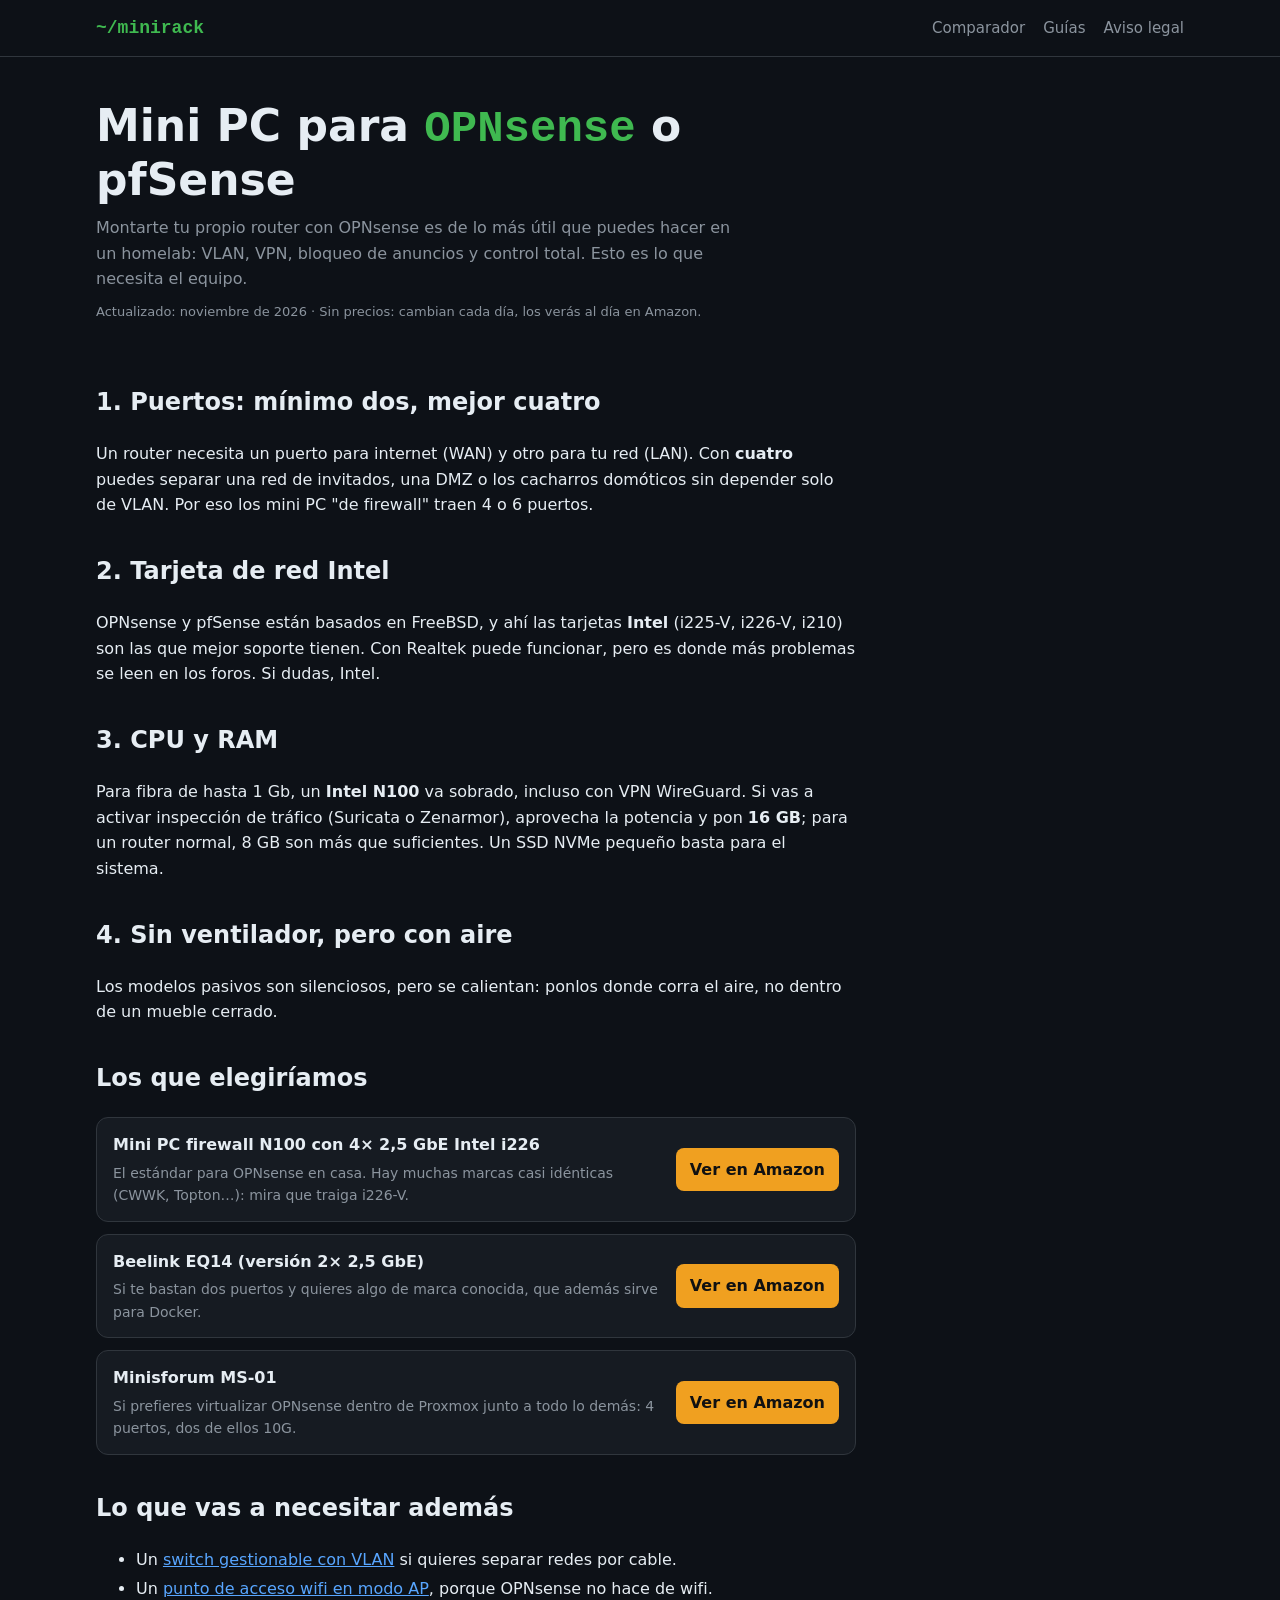
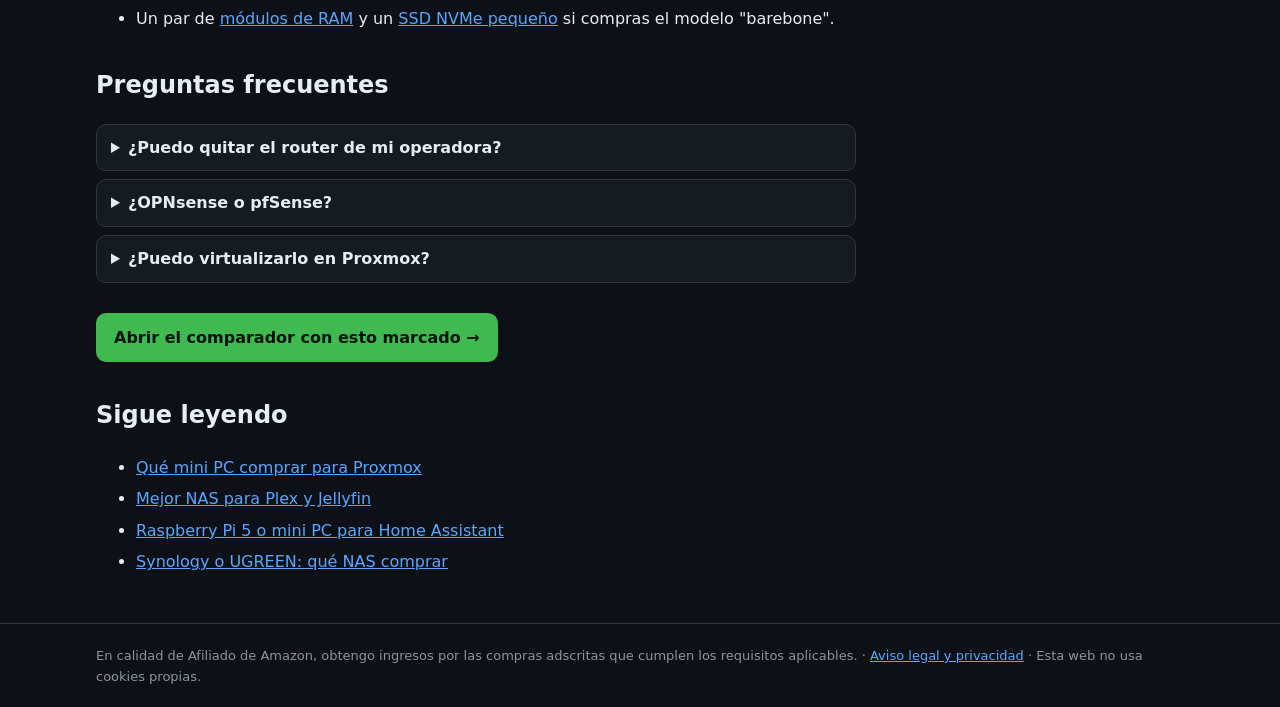
<file: mini-pc-opnsense-pfsense.html>
<!doctype html>
<html lang="es">
<head>
<meta charset="utf-8">
<meta name="viewport" content="width=device-width,initial-scale=1">
<title>Mini PC para OPNsense o pfSense en 2026: qué necesitas de verdad · MiniRack</title>
<meta name="description" content="Cuántos puertos, qué tarjeta de red, cuánta RAM y qué CPU necesita un mini PC para usarlo de router con OPNsense o pfSense en casa.">
<link rel="canonical" href="https://juliogomhoc-png.github.io/minirack/mini-pc-opnsense-pfsense.html">
<meta property="og:type" content="article"><meta property="og:title" content="Mini PC para OPNsense o pfSense en 2026: qué necesitas de verdad">
<meta property="og:description" content="Cuántos puertos, qué tarjeta de red, cuánta RAM y qué CPU necesita un mini PC para usarlo de router con OPNsense o pfSense en casa."><meta property="og:url" content="https://juliogomhoc-png.github.io/minirack/mini-pc-opnsense-pfsense.html">
<meta property="og:locale" content="es_ES"><meta property="og:site_name" content="MiniRack">
<link rel="stylesheet" href="style.css">
<script type="application/ld+json">{"@context": "https://schema.org", "@type": "Article", "headline": "Mini PC para OPNsense o pfSense en 2026: qué necesitas de verdad", "description": "Cuántos puertos, qué tarjeta de red, cuánta RAM y qué CPU necesita un mini PC para usarlo de router con OPNsense o pfSense en casa.", "inLanguage": "es-ES", "dateModified": "2026-11-22", "mainEntityOfPage": "https://juliogomhoc-png.github.io/minirack/mini-pc-opnsense-pfsense.html"}</script>
</head>
<body>
<nav><div class="wrap"><a class="logo" href="index.html">~/minirack</a><a href="index.html">Comparador</a><a href="guias.html">Guías</a><a href="aviso-legal.html">Aviso legal</a></div></nav>
<main class="wrap"><article>
<section class="hero"><h1>Mini PC para <span class="mono">OPNsense</span> o pfSense</h1>
<p>Montarte tu propio router con OPNsense es de lo más útil que puedes hacer en un homelab: VLAN, VPN, bloqueo de anuncios y control total. Esto es lo que necesita el equipo.</p><p class="meta">Actualizado: noviembre de 2026 · Sin precios: cambian cada día, los verás al día en Amazon.</p></section>

<h2>1. Puertos: mínimo dos, mejor cuatro</h2>
<p>Un router necesita un puerto para internet (WAN) y otro para tu red (LAN). Con <strong>cuatro</strong> puedes separar una red de invitados, una DMZ o los cacharros domóticos sin depender solo de VLAN. Por eso los mini PC "de firewall" traen 4 o 6 puertos.</p>

<h2>2. Tarjeta de red Intel</h2>
<p>OPNsense y pfSense están basados en FreeBSD, y ahí las tarjetas <strong>Intel</strong> (i225-V, i226-V, i210) son las que mejor soporte tienen. Con Realtek puede funcionar, pero es donde más problemas se leen en los foros. Si dudas, Intel.</p>

<h2>3. CPU y RAM</h2>
<p>Para fibra de hasta 1 Gb, un <strong>Intel N100</strong> va sobrado, incluso con VPN WireGuard. Si vas a activar inspección de tráfico (Suricata o Zenarmor), aprovecha la potencia y pon <strong>16 GB</strong>; para un router normal, 8 GB son más que suficientes. Un SSD NVMe pequeño basta para el sistema.</p>

<h2>4. Sin ventilador, pero con aire</h2>
<p>Los modelos pasivos son silenciosos, pero se calientan: ponlos donde corra el aire, no dentro de un mueble cerrado.</p>

<h2>Los que elegiríamos</h2>
<div class="pick"><div><strong>Mini PC firewall N100 con 4× 2,5 GbE Intel i226</strong><p>El estándar para OPNsense en casa. Hay muchas marcas casi idénticas (CWWK, Topton…): mira que traiga i226-V.</p></div><a class="buy" href="https://www.amazon.es/s?k=mini%20pc%20firewall%20N100%204x%202.5G%20i226&tag=minirack-21" rel="sponsored nofollow noopener" target="_blank">Ver en Amazon</a></div>
<div class="pick"><div><strong>Beelink EQ14 (versión 2× 2,5 GbE)</strong><p>Si te bastan dos puertos y quieres algo de marca conocida, que además sirve para Docker.</p></div><a class="buy" href="https://www.amazon.es/s?k=Beelink%20EQ14%20N150&tag=minirack-21" rel="sponsored nofollow noopener" target="_blank">Ver en Amazon</a></div>
<div class="pick"><div><strong>Minisforum MS-01</strong><p>Si prefieres virtualizar OPNsense dentro de Proxmox junto a todo lo demás: 4 puertos, dos de ellos 10G.</p></div><a class="buy" href="https://www.amazon.es/s?k=Minisforum%20MS-01&tag=minirack-21" rel="sponsored nofollow noopener" target="_blank">Ver en Amazon</a></div>

<h2>Lo que vas a necesitar además</h2>
<ul>
<li>Un <a href="https://www.amazon.es/s?k=switch%202.5G%20gestionable%20VLAN&tag=minirack-21" rel="sponsored nofollow noopener" target="_blank">switch gestionable con VLAN</a> si quieres separar redes por cable.</li>
<li>Un <a href="https://www.amazon.es/s?k=punto%20de%20acceso%20wifi%206%20PoE%20techo&tag=minirack-21" rel="sponsored nofollow noopener" target="_blank">punto de acceso wifi en modo AP</a>, porque OPNsense no hace de wifi.</li>
<li>Un par de <a href="https://www.amazon.es/s?k=memoria%20DDR5%20SODIMM%2016GB&tag=minirack-21" rel="sponsored nofollow noopener" target="_blank">módulos de RAM</a> y un <a href="https://www.amazon.es/s?k=SSD%20NVMe%20256GB&tag=minirack-21" rel="sponsored nofollow noopener" target="_blank">SSD NVMe pequeño</a> si compras el modelo "barebone".</li>
</ul>

<h2>Preguntas frecuentes</h2><details><summary>¿Puedo quitar el router de mi operadora?</summary><p>Depende de la operadora. Algunas instalan una ONT aparte y otras dejan poner su router en modo puente. Varias exigen etiquetar el tráfico con una VLAN concreta: búscala para la tuya antes de comprar.</p></details><details><summary>¿OPNsense o pfSense?</summary><p>Los dos hacen lo mismo en casa. OPNsense tiene una interfaz más moderna y actualizaciones más frecuentes; pfSense CE tiene más tutoriales antiguos. Cualquiera de los dos funciona en estos equipos.</p></details><details><summary>¿Puedo virtualizarlo en Proxmox?</summary><p>Sí, y es muy común. Necesitas al menos dos puertos físicos (o pasar la tarjeta a la VM). El inconveniente: si reinicias Proxmox, te quedas sin internet.</p></details>
<p class="cta"><a class="btn-cta" href="index.html?u=firewall">Abrir el comparador con esto marcado →</a></p>
<h2>Sigue leyendo</h2><ul class="rel"><li><a href="guia-mini-pc-proxmox.html">Qué mini PC comprar para Proxmox</a></li><li><a href="mejor-nas-plex-jellyfin.html">Mejor NAS para Plex y Jellyfin</a></li><li><a href="raspberry-pi-5-o-mini-pc-home-assistant.html">Raspberry Pi 5 o mini PC para Home Assistant</a></li><li><a href="synology-o-ugreen-nas.html">Synology o UGREEN: qué NAS comprar</a></li></ul>
</article></main>
<footer><div class="wrap">En calidad de Afiliado de Amazon, obtengo ingresos por las compras adscritas que cumplen los requisitos aplicables. · <a href="aviso-legal.html">Aviso legal y privacidad</a> · Esta web no usa cookies propias.</div></footer>
</body>
</html>
</file>
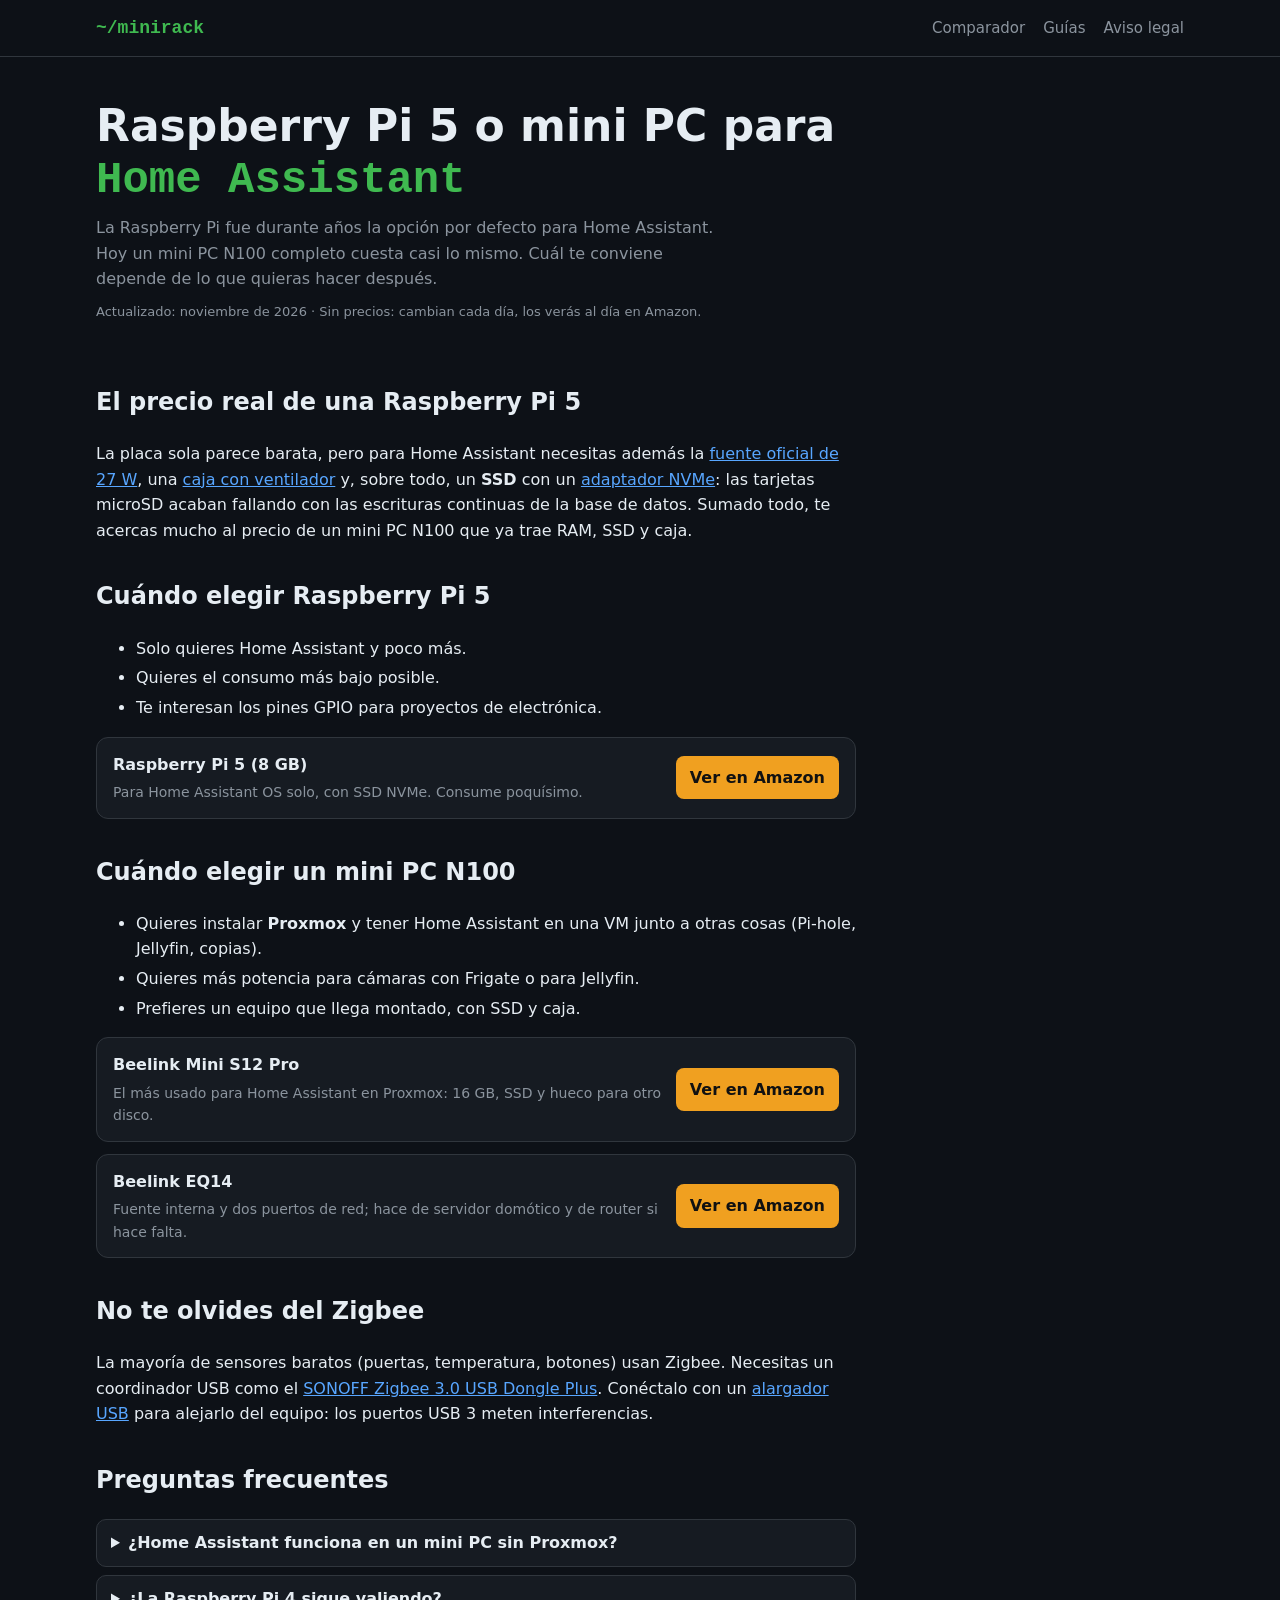
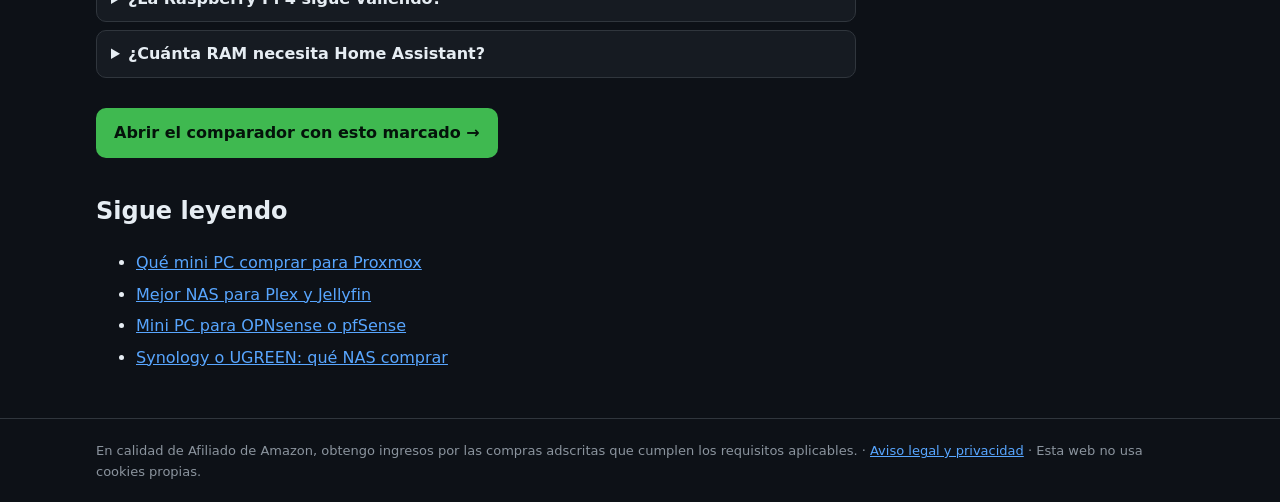
<file: raspberry-pi-5-o-mini-pc-home-assistant.html>
<!doctype html>
<html lang="es">
<head>
<meta charset="utf-8">
<meta name="viewport" content="width=device-width,initial-scale=1">
<title>Raspberry Pi 5 o mini PC N100 para Home Assistant: cuál comprar en 2026 · MiniRack</title>
<meta name="description" content="Comparamos Raspberry Pi 5 y mini PC N100 para Home Assistant: precio real con accesorios, fiabilidad, consumo y qué más puedes montar en cada uno.">
<link rel="canonical" href="https://juliogomhoc-png.github.io/minirack/raspberry-pi-5-o-mini-pc-home-assistant.html">
<meta property="og:type" content="article"><meta property="og:title" content="Raspberry Pi 5 o mini PC N100 para Home Assistant: cuál comprar en 2026">
<meta property="og:description" content="Comparamos Raspberry Pi 5 y mini PC N100 para Home Assistant: precio real con accesorios, fiabilidad, consumo y qué más puedes montar en cada uno."><meta property="og:url" content="https://juliogomhoc-png.github.io/minirack/raspberry-pi-5-o-mini-pc-home-assistant.html">
<meta property="og:locale" content="es_ES"><meta property="og:site_name" content="MiniRack">
<link rel="stylesheet" href="style.css">
<script type="application/ld+json">{"@context": "https://schema.org", "@type": "Article", "headline": "Raspberry Pi 5 o mini PC N100 para Home Assistant: cuál comprar en 2026", "description": "Comparamos Raspberry Pi 5 y mini PC N100 para Home Assistant: precio real con accesorios, fiabilidad, consumo y qué más puedes montar en cada uno.", "inLanguage": "es-ES", "dateModified": "2026-11-22", "mainEntityOfPage": "https://juliogomhoc-png.github.io/minirack/raspberry-pi-5-o-mini-pc-home-assistant.html"}</script>
</head>
<body>
<nav><div class="wrap"><a class="logo" href="index.html">~/minirack</a><a href="index.html">Comparador</a><a href="guias.html">Guías</a><a href="aviso-legal.html">Aviso legal</a></div></nav>
<main class="wrap"><article>
<section class="hero"><h1>Raspberry Pi 5 o mini PC para <span class="mono">Home Assistant</span></h1>
<p>La Raspberry Pi fue durante años la opción por defecto para Home Assistant. Hoy un mini PC N100 completo cuesta casi lo mismo. Cuál te conviene depende de lo que quieras hacer después.</p><p class="meta">Actualizado: noviembre de 2026 · Sin precios: cambian cada día, los verás al día en Amazon.</p></section>

<h2>El precio real de una Raspberry Pi 5</h2>
<p>La placa sola parece barata, pero para Home Assistant necesitas además la <a href="https://www.amazon.es/s?k=fuente%20oficial%20Raspberry%20Pi%205%2027W&tag=minirack-21" rel="sponsored nofollow noopener" target="_blank">fuente oficial de 27 W</a>, una <a href="https://www.amazon.es/s?k=caja%20Raspberry%20Pi%205%20ventilador&tag=minirack-21" rel="sponsored nofollow noopener" target="_blank">caja con ventilador</a> y, sobre todo, un <strong>SSD</strong> con un <a href="https://www.amazon.es/s?k=Raspberry%20Pi%205%20NVMe%20HAT&tag=minirack-21" rel="sponsored nofollow noopener" target="_blank">adaptador NVMe</a>: las tarjetas microSD acaban fallando con las escrituras continuas de la base de datos. Sumado todo, te acercas mucho al precio de un mini PC N100 que ya trae RAM, SSD y caja.</p>

<h2>Cuándo elegir Raspberry Pi 5</h2>
<ul>
<li>Solo quieres Home Assistant y poco más.</li>
<li>Quieres el consumo más bajo posible.</li>
<li>Te interesan los pines GPIO para proyectos de electrónica.</li>
</ul>
<div class="pick"><div><strong>Raspberry Pi 5 (8 GB)</strong><p>Para Home Assistant OS solo, con SSD NVMe. Consume poquísimo.</p></div><a class="buy" href="https://www.amazon.es/s?k=Raspberry%20Pi%205%208GB&tag=minirack-21" rel="sponsored nofollow noopener" target="_blank">Ver en Amazon</a></div>

<h2>Cuándo elegir un mini PC N100</h2>
<ul>
<li>Quieres instalar <strong>Proxmox</strong> y tener Home Assistant en una VM junto a otras cosas (Pi-hole, Jellyfin, copias).</li>
<li>Quieres más potencia para cámaras con Frigate o para Jellyfin.</li>
<li>Prefieres un equipo que llega montado, con SSD y caja.</li>
</ul>
<div class="pick"><div><strong>Beelink Mini S12 Pro</strong><p>El más usado para Home Assistant en Proxmox: 16 GB, SSD y hueco para otro disco.</p></div><a class="buy" href="https://www.amazon.es/s?k=Beelink%20Mini%20S12%20Pro%20N100&tag=minirack-21" rel="sponsored nofollow noopener" target="_blank">Ver en Amazon</a></div>
<div class="pick"><div><strong>Beelink EQ14</strong><p>Fuente interna y dos puertos de red; hace de servidor domótico y de router si hace falta.</p></div><a class="buy" href="https://www.amazon.es/s?k=Beelink%20EQ14%20N150&tag=minirack-21" rel="sponsored nofollow noopener" target="_blank">Ver en Amazon</a></div>

<h2>No te olvides del Zigbee</h2>
<p>La mayoría de sensores baratos (puertas, temperatura, botones) usan Zigbee. Necesitas un coordinador USB como el <a href="https://www.amazon.es/s?k=SONOFF%20Zigbee%203.0%20USB%20Dongle%20Plus&tag=minirack-21" rel="sponsored nofollow noopener" target="_blank">SONOFF Zigbee 3.0 USB Dongle Plus</a>. Conéctalo con un <a href="https://www.amazon.es/s?k=cable%20alargador%20USB%202.0&tag=minirack-21" rel="sponsored nofollow noopener" target="_blank">alargador USB</a> para alejarlo del equipo: los puertos USB 3 meten interferencias.</p>

<h2>Preguntas frecuentes</h2><details><summary>¿Home Assistant funciona en un mini PC sin Proxmox?</summary><p>Sí: puedes instalar Home Assistant OS directamente en el disco del mini PC, igual que en una Raspberry. Proxmox solo hace falta si quieres montar más cosas en el mismo equipo.</p></details><details><summary>¿La Raspberry Pi 4 sigue valiendo?</summary><p>Para una casa pequeña, sí. Pero si vas a comprar ahora, la Pi 5 o un mini PC N100 dan mucho más margen por poca diferencia.</p></details><details><summary>¿Cuánta RAM necesita Home Assistant?</summary><p>Solo, con 4 GB va bien. Si añades muchas integraciones, Frigate o lo virtualizas junto a otras VM, mejor 8–16 GB en el equipo.</p></details>
<p class="cta"><a class="btn-cta" href="index.html?u=ha">Abrir el comparador con esto marcado →</a></p>
<h2>Sigue leyendo</h2><ul class="rel"><li><a href="guia-mini-pc-proxmox.html">Qué mini PC comprar para Proxmox</a></li><li><a href="mejor-nas-plex-jellyfin.html">Mejor NAS para Plex y Jellyfin</a></li><li><a href="mini-pc-opnsense-pfsense.html">Mini PC para OPNsense o pfSense</a></li><li><a href="synology-o-ugreen-nas.html">Synology o UGREEN: qué NAS comprar</a></li></ul>
</article></main>
<footer><div class="wrap">En calidad de Afiliado de Amazon, obtengo ingresos por las compras adscritas que cumplen los requisitos aplicables. · <a href="aviso-legal.html">Aviso legal y privacidad</a> · Esta web no usa cookies propias.</div></footer>
</body>
</html>
</file>
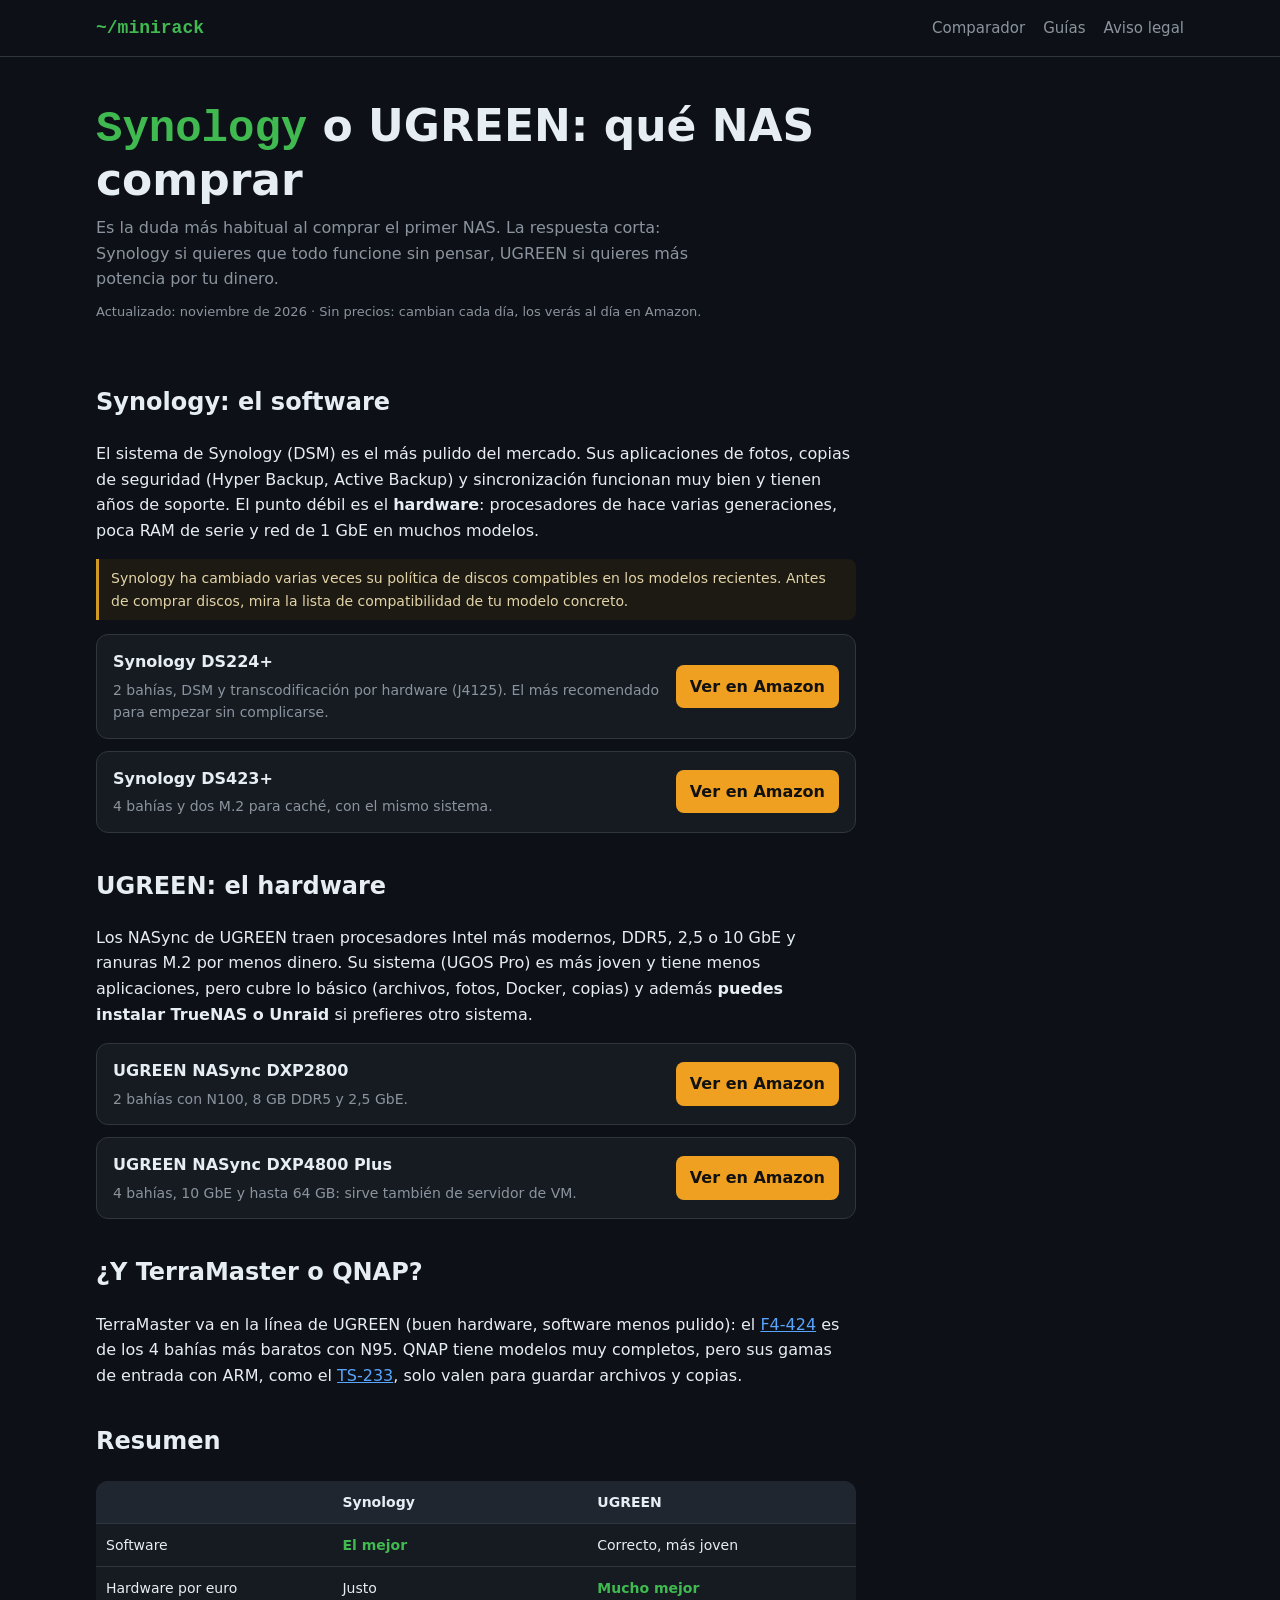
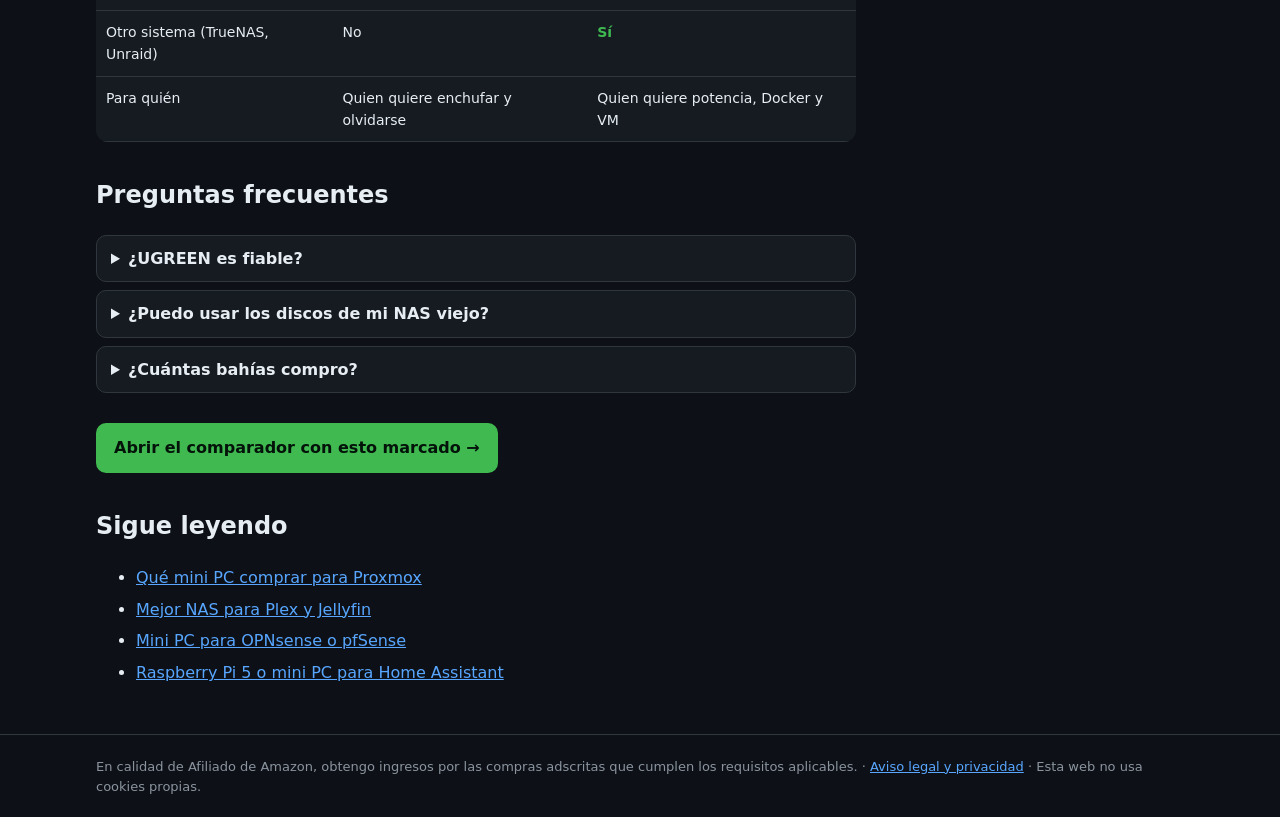
<file: synology-o-ugreen-nas.html>
<!doctype html>
<html lang="es">
<head>
<meta charset="utf-8">
<meta name="viewport" content="width=device-width,initial-scale=1">
<title>Synology o UGREEN: qué NAS comprar en 2026 · MiniRack</title>
<meta name="description" content="Synology tiene el mejor software; UGREEN, mejor hardware por menos dinero. Te explicamos para quién es cada uno y qué modelos mirar.">
<link rel="canonical" href="https://juliogomhoc-png.github.io/minirack/synology-o-ugreen-nas.html">
<meta property="og:type" content="article"><meta property="og:title" content="Synology o UGREEN: qué NAS comprar en 2026">
<meta property="og:description" content="Synology tiene el mejor software; UGREEN, mejor hardware por menos dinero. Te explicamos para quién es cada uno y qué modelos mirar."><meta property="og:url" content="https://juliogomhoc-png.github.io/minirack/synology-o-ugreen-nas.html">
<meta property="og:locale" content="es_ES"><meta property="og:site_name" content="MiniRack">
<link rel="stylesheet" href="style.css">
<script type="application/ld+json">{"@context": "https://schema.org", "@type": "Article", "headline": "Synology o UGREEN: qué NAS comprar en 2026", "description": "Synology tiene el mejor software; UGREEN, mejor hardware por menos dinero. Te explicamos para quién es cada uno y qué modelos mirar.", "inLanguage": "es-ES", "dateModified": "2026-11-22", "mainEntityOfPage": "https://juliogomhoc-png.github.io/minirack/synology-o-ugreen-nas.html"}</script>
</head>
<body>
<nav><div class="wrap"><a class="logo" href="index.html">~/minirack</a><a href="index.html">Comparador</a><a href="guias.html">Guías</a><a href="aviso-legal.html">Aviso legal</a></div></nav>
<main class="wrap"><article>
<section class="hero"><h1><span class="mono">Synology</span> o UGREEN: qué NAS comprar</h1>
<p>Es la duda más habitual al comprar el primer NAS. La respuesta corta: Synology si quieres que todo funcione sin pensar, UGREEN si quieres más potencia por tu dinero.</p><p class="meta">Actualizado: noviembre de 2026 · Sin precios: cambian cada día, los verás al día en Amazon.</p></section>

<h2>Synology: el software</h2>
<p>El sistema de Synology (DSM) es el más pulido del mercado. Sus aplicaciones de fotos, copias de seguridad (Hyper Backup, Active Backup) y sincronización funcionan muy bien y tienen años de soporte. El punto débil es el <strong>hardware</strong>: procesadores de hace varias generaciones, poca RAM de serie y red de 1 GbE en muchos modelos.</p>
<p class="note">Synology ha cambiado varias veces su política de discos compatibles en los modelos recientes. Antes de comprar discos, mira la lista de compatibilidad de tu modelo concreto.</p>
<div class="pick"><div><strong>Synology DS224+</strong><p>2 bahías, DSM y transcodificación por hardware (J4125). El más recomendado para empezar sin complicarse.</p></div><a class="buy" href="https://www.amazon.es/s?k=Synology%20DS224%2B&tag=minirack-21" rel="sponsored nofollow noopener" target="_blank">Ver en Amazon</a></div>
<div class="pick"><div><strong>Synology DS423+</strong><p>4 bahías y dos M.2 para caché, con el mismo sistema.</p></div><a class="buy" href="https://www.amazon.es/s?k=Synology%20DS423%2B&tag=minirack-21" rel="sponsored nofollow noopener" target="_blank">Ver en Amazon</a></div>

<h2>UGREEN: el hardware</h2>
<p>Los NASync de UGREEN traen procesadores Intel más modernos, DDR5, 2,5 o 10 GbE y ranuras M.2 por menos dinero. Su sistema (UGOS Pro) es más joven y tiene menos aplicaciones, pero cubre lo básico (archivos, fotos, Docker, copias) y además <strong>puedes instalar TrueNAS o Unraid</strong> si prefieres otro sistema.</p>
<div class="pick"><div><strong>UGREEN NASync DXP2800</strong><p>2 bahías con N100, 8 GB DDR5 y 2,5 GbE.</p></div><a class="buy" href="https://www.amazon.es/s?k=UGREEN%20NASync%20DXP2800&tag=minirack-21" rel="sponsored nofollow noopener" target="_blank">Ver en Amazon</a></div>
<div class="pick"><div><strong>UGREEN NASync DXP4800 Plus</strong><p>4 bahías, 10 GbE y hasta 64 GB: sirve también de servidor de VM.</p></div><a class="buy" href="https://www.amazon.es/s?k=UGREEN%20NASync%20DXP4800%20Plus&tag=minirack-21" rel="sponsored nofollow noopener" target="_blank">Ver en Amazon</a></div>

<h2>¿Y TerraMaster o QNAP?</h2>
<p>TerraMaster va en la línea de UGREEN (buen hardware, software menos pulido): el <a href="https://www.amazon.es/s?k=TerraMaster%20F4-424&tag=minirack-21" rel="sponsored nofollow noopener" target="_blank">F4-424</a> es de los 4 bahías más baratos con N95. QNAP tiene modelos muy completos, pero sus gamas de entrada con ARM, como el <a href="https://www.amazon.es/s?k=QNAP%20TS-233&tag=minirack-21" rel="sponsored nofollow noopener" target="_blank">TS-233</a>, solo valen para guardar archivos y copias.</p>

<h2>Resumen</h2>
<table><tr><th></th><th>Synology</th><th>UGREEN</th></tr>
<tr><td>Software</td><td class="best">El mejor</td><td>Correcto, más joven</td></tr>
<tr><td>Hardware por euro</td><td>Justo</td><td class="best">Mucho mejor</td></tr>
<tr><td>Otro sistema (TrueNAS, Unraid)</td><td>No</td><td class="best">Sí</td></tr>
<tr><td>Para quién</td><td>Quien quiere enchufar y olvidarse</td><td>Quien quiere potencia, Docker y VM</td></tr></table>

<h2>Preguntas frecuentes</h2><details><summary>¿UGREEN es fiable?</summary><p>Es una marca nueva en NAS, pero el hardware es estándar (Intel, DDR5). El riesgo está más en el software, que todavía madura. Si eso te preocupa, puedes instalar TrueNAS o Unraid.</p></details><details><summary>¿Puedo usar los discos de mi NAS viejo?</summary><p>Normalmente sí, pero el nuevo NAS los formateará. Copia antes los datos a otro sitio.</p></details><details><summary>¿Cuántas bahías compro?</summary><p>Si dudas, cuatro. Ampliar un NAS de dos bahías obliga a cambiar los dos discos; con cuatro vas añadiendo.</p></details>
<p class="cta"><a class="btn-cta" href="index.html?u=nas&d=2">Abrir el comparador con esto marcado →</a></p>
<h2>Sigue leyendo</h2><ul class="rel"><li><a href="guia-mini-pc-proxmox.html">Qué mini PC comprar para Proxmox</a></li><li><a href="mejor-nas-plex-jellyfin.html">Mejor NAS para Plex y Jellyfin</a></li><li><a href="mini-pc-opnsense-pfsense.html">Mini PC para OPNsense o pfSense</a></li><li><a href="raspberry-pi-5-o-mini-pc-home-assistant.html">Raspberry Pi 5 o mini PC para Home Assistant</a></li></ul>
</article></main>
<footer><div class="wrap">En calidad de Afiliado de Amazon, obtengo ingresos por las compras adscritas que cumplen los requisitos aplicables. · <a href="aviso-legal.html">Aviso legal y privacidad</a> · Esta web no usa cookies propias.</div></footer>
</body>
</html>
</file>
<file: style.css>
:root{--bg:#0d1117;--card:#161b22;--ink:#e6edf3;--mute:#8b949e;--acc:#3fb950;--acc2:#58a6ff;--line:#30363d;--warn:#d29922}
*{box-sizing:border-box}
body{margin:0;font:16px/1.6 system-ui,"Segoe UI",Roboto,sans-serif;background:var(--bg);color:var(--ink)}
a{color:var(--acc2)}
.wrap{max-width:1120px;margin:auto;padding:0 16px}
nav{border-bottom:1px solid var(--line)}
nav .wrap{display:flex;gap:18px;align-items:center;height:56px;flex-wrap:wrap}
nav .logo{font:700 18px ui-monospace,Consolas,monospace;color:var(--acc);text-decoration:none;margin-right:auto}
nav a{color:var(--mute);text-decoration:none;font-size:15px}nav a:hover{color:var(--ink)}
.hero{padding:44px 0 26px}
.hero h1{font-size:clamp(28px,4.5vw,44px);line-height:1.15;margin:0 0 10px}
.hero p{color:var(--mute);max-width:640px;margin:0}
.mono{font-family:ui-monospace,Consolas,monospace;color:var(--acc)}
.box{background:var(--card);border:1px solid var(--line);border-radius:14px;padding:18px}
.chips{display:flex;flex-wrap:wrap;gap:8px;margin:10px 0}
.chip{border:1px solid var(--line);background:transparent;color:var(--ink);padding:7px 12px;border-radius:999px;cursor:pointer;font:inherit;font-size:14px}
.chip.on{background:var(--acc);border-color:var(--acc);color:#04130a;font-weight:600}
.bar{display:flex;flex-wrap:wrap;gap:10px;align-items:center;margin:26px 0 14px}
select,button.btn{font:inherit;font-size:15px;padding:8px 12px;border-radius:8px;border:1px solid var(--line);background:var(--card);color:var(--ink)}
button.btn.p{background:var(--acc2);border-color:var(--acc2);color:#031024;font-weight:600;cursor:pointer}
button.btn.p:disabled{opacity:.35;cursor:default}
.count{color:var(--mute);font-size:14px;margin-left:auto}
.grid{display:grid;grid-template-columns:repeat(auto-fill,minmax(260px,1fr));gap:14px}
.c{background:var(--card);border:1px solid var(--line);border-radius:14px;padding:16px;display:flex;flex-direction:column;gap:8px}
.c.match{border-color:var(--acc)}
.c .cat{font-size:12px;text-transform:uppercase;letter-spacing:.06em;color:var(--mute)}
.c h3{margin:0;font-size:17px;line-height:1.3}
.specs{display:grid;grid-template-columns:auto 1fr;gap:2px 10px;font-size:14px}
.specs span{color:var(--mute)}
.tags{display:flex;flex-wrap:wrap;gap:5px}
.tags i{font-style:normal;font-size:12px;border:1px solid var(--line);border-radius:6px;padding:1px 6px;color:var(--mute)}
.c p{margin:0;font-size:14px;color:var(--mute)}
.c label{font-size:14px;display:flex;gap:6px;align-items:center;cursor:pointer}
a.buy{margin-top:auto;text-align:center;background:#f0a020;color:#111;text-decoration:none;padding:9px;border-radius:8px;font-weight:600}
#cmp{margin-top:28px;overflow-x:auto}
table{border-collapse:collapse;width:100%;min-width:560px;background:var(--card);border-radius:12px;overflow:hidden}
th,td{padding:10px;border-bottom:1px solid var(--line);text-align:left;font-size:14px;vertical-align:top}
th{background:#1f2630}td.best{color:var(--acc);font-weight:700}
article{max-width:760px}article h2{margin-top:34px}article li{margin:4px 0}
.note{border-left:3px solid var(--warn);padding:8px 12px;background:#1c1a12;color:#e3d3a8;border-radius:0 8px 8px 0;font-size:14px}
footer{border-top:1px solid var(--line);margin-top:48px;padding:22px 0;color:var(--mute);font-size:13px}
.meta{font-size:13px;color:var(--mute);margin-top:10px!important}
.pick{display:flex;gap:14px;align-items:center;justify-content:space-between;background:var(--card);border:1px solid var(--line);border-radius:12px;padding:14px 16px;margin:12px 0}
.pick p{margin:4px 0 0;font-size:14px;color:var(--mute)}
.pick a.buy{margin:0;flex:0 0 auto;padding:9px 14px}
details{background:var(--card);border:1px solid var(--line);border-radius:10px;padding:10px 14px;margin:8px 0}
summary{cursor:pointer;font-weight:600}details p{margin:8px 0 2px;color:var(--mute)}
.cta{margin:30px 0}
a.btn-cta{display:inline-block;background:var(--acc);color:#04130a;font-weight:700;text-decoration:none;padding:12px 18px;border-radius:10px}
ul.rel li{margin:6px 0}
a.c.gl{text-decoration:none;color:var(--ink)}a.c.gl:hover{border-color:var(--acc2)}
article table{min-width:0;margin:12px 0}
@media (max-width:560px){.pick{flex-direction:column;align-items:stretch}.pick a.buy{text-align:center}}
</file>
